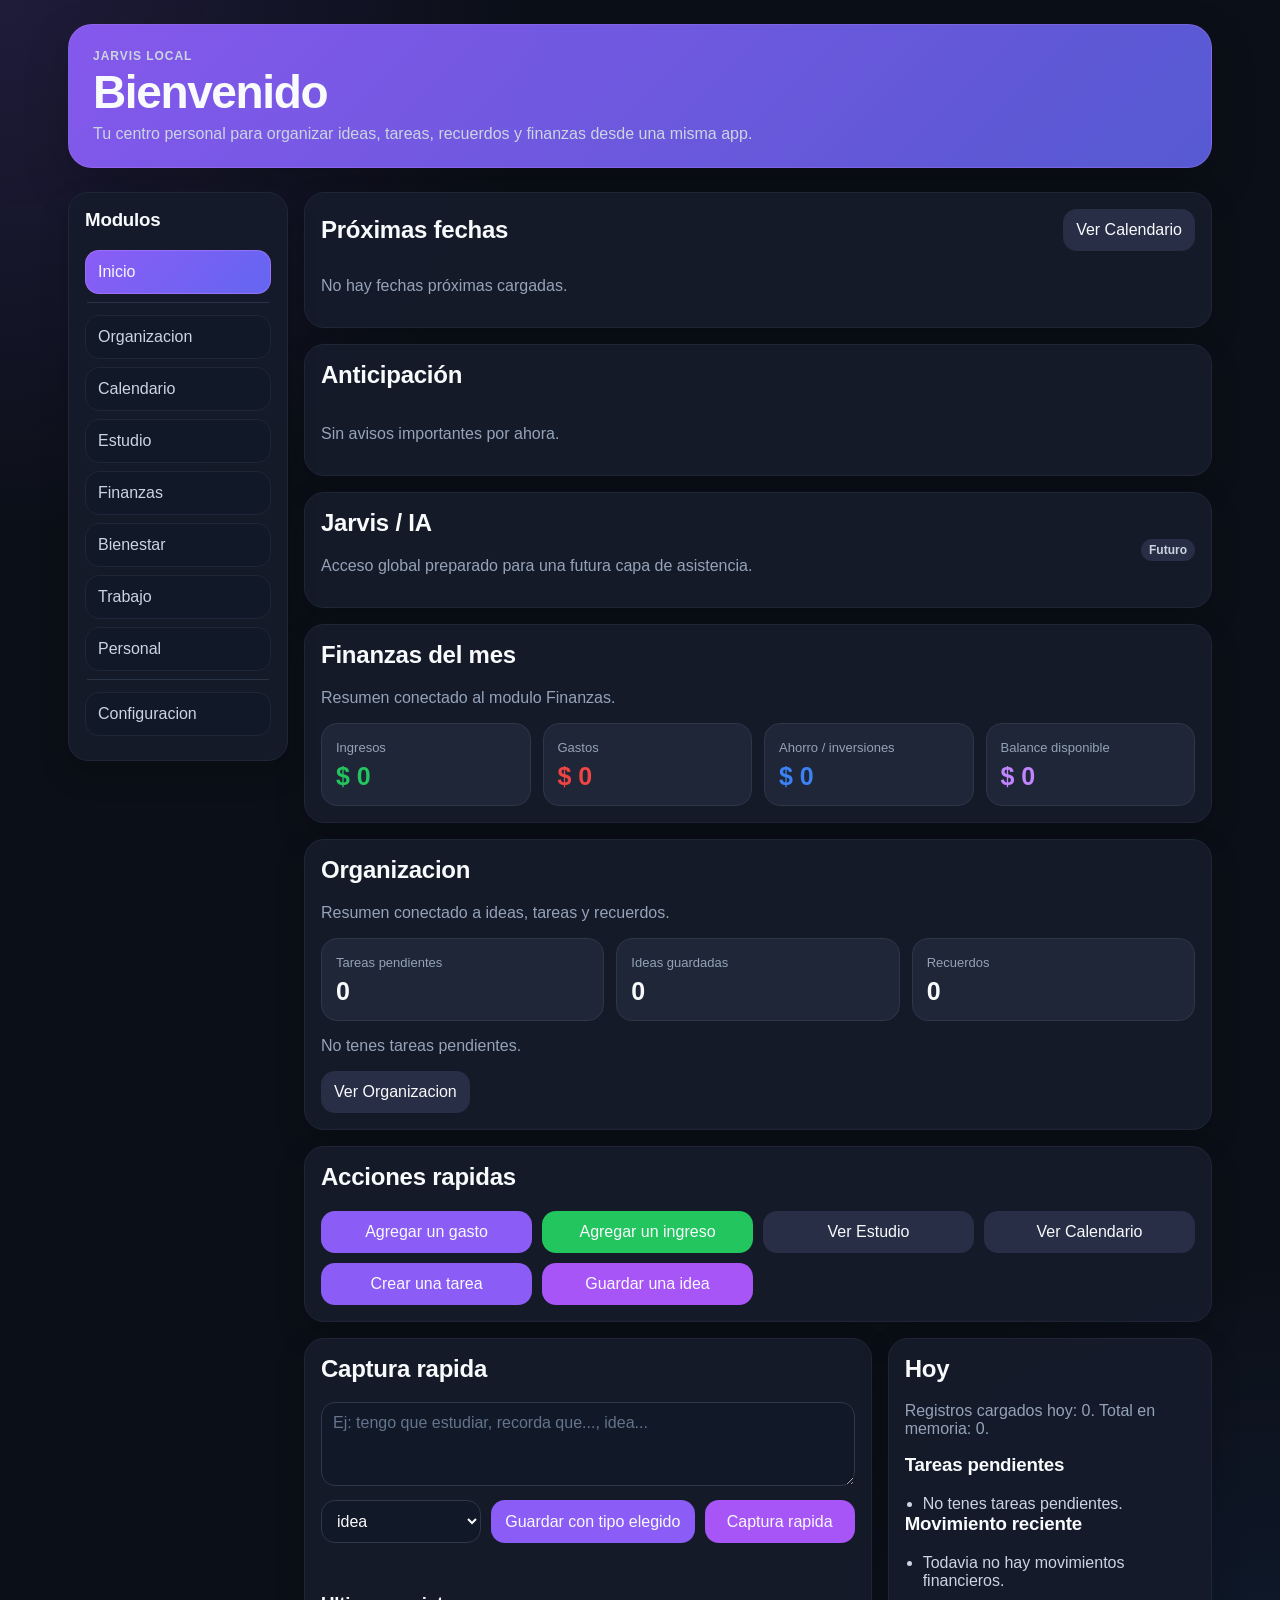
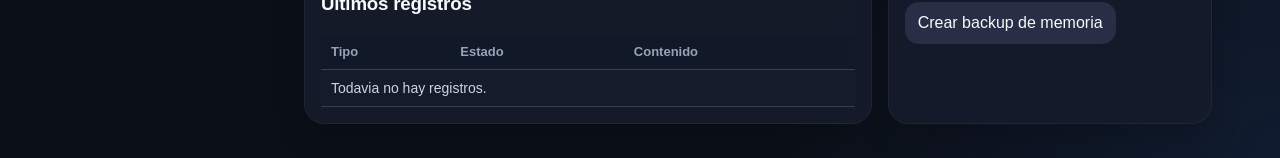
<file: src/web/static/index.html>
<!doctype html>
<html lang="es">
<head>
  <meta charset="utf-8">
  <meta name="viewport" content="width=device-width, initial-scale=1">
  <title>Jarvis Dashboard</title>
  <meta name="theme-color" content="#8B5CF6">
  <meta name="mobile-web-app-capable" content="yes">
  <meta name="apple-mobile-web-app-capable" content="yes">
  <meta name="apple-mobile-web-app-title" content="Jarvis">
  <meta name="apple-mobile-web-app-status-bar-style" content="black-translucent">
  <link rel="manifest" href="manifest.webmanifest">
  <link rel="icon" href="icons/icon.svg" type="image/svg+xml">
  <link rel="apple-touch-icon" href="icons/apple-touch-icon.png">
  <link rel="stylesheet" href="jarvis-theme.css">
  <script src="jarvis-local-store.js"></script>
  <script src="jarvis-shared.js"></script>
  <style>
    nav h3, section h2 { margin-top:0; }
    .dashboard { display:grid; gap:16px; }
    .grid-4 { display:grid; grid-template-columns:repeat(4,1fr); gap:12px; }
    .grid-3 { display:grid; grid-template-columns:repeat(3,1fr); gap:12px; }
    .quick-actions { display:grid; grid-template-columns:repeat(4,1fr); gap:10px; }
    .capture-row { display:grid; grid-template-columns:160px 1fr 150px; gap:10px; margin-top:10px; }
    .content-grid { display:grid; grid-template-columns:1.4fr .8fr; gap:16px; }
    .top-agenda-grid { display:grid; grid-template-columns:1fr; gap:16px; align-items:start; }
    .panel-title-row { display:flex; justify-content:space-between; align-items:center; gap:12px; margin-bottom:10px; }
    .panel-title-row h2 { margin:0; }
    .upcoming-list { display:grid; gap:10px; }
    .upcoming-item { display:grid; grid-template-columns:10px minmax(0,1fr); gap:10px; align-items:start; border:1px solid var(--border-secondary); border-radius:14px; padding:12px; background:var(--color-surface-elevated); }
    .event-dot { width:10px; height:10px; border-radius:999px; margin-top:6px; background:#8B5CF6; box-shadow:0 0 0 4px rgba(139,92,246,.12); }
    .upcoming-item.alta { border-color:rgba(239,68,68,.45); }
    .upcoming-item.alta .event-dot { background:#ef4444; box-shadow:0 0 0 4px rgba(239,68,68,.14); }
    .upcoming-item.media .event-dot { background:#f59e0b; box-shadow:0 0 0 4px rgba(245,158,11,.14); }
    .insight-list { display:grid; gap:10px; }
    .insight-item { border:1px solid var(--border-secondary); border-radius:14px; padding:12px; background:var(--color-surface-elevated); }
    .insight-item.alta { border-color:rgba(239,68,68,.45); }
    .insight-item.media { border-color:rgba(245,158,11,.45); }
    .assistant-entry { display:flex; justify-content:space-between; align-items:center; gap:14px; }
    @media (max-width:980px) {
      .grid-4, .grid-3, .quick-actions, .content-grid { grid-template-columns:1fr 1fr; }
    }
    @media (max-width:650px) {
      .dashboard, .grid-4, .grid-3, .quick-actions, .capture-row, .content-grid, .top-agenda-grid { min-width:0; max-width:100%; }
      .grid-4, .grid-3, .quick-actions, .capture-row, .content-grid, .top-agenda-grid { grid-template-columns:1fr; }
      .panel-title-row { align-items:flex-start; flex-direction:column; }
      .assistant-entry { align-items:flex-start; flex-direction:column; }
    }
  </style>
</head>
<body>
  <header>
    <div class="hero">
      <p class="eyebrow">Jarvis local</p>
      <h1 id="greeting">Bienvenido</h1>
      <p class="subtitle">Tu centro personal para organizar ideas, tareas, recuerdos y finanzas desde una misma app.</p>
    </div>
  </header>

  <main>
    <div data-jarvis-nav="dashboard"></div>

    <div class="dashboard">
      <div class="top-agenda-grid">
        <section class="panel">
          <div class="panel-title-row">
            <h2>Próximas fechas</h2>
            <a class="button-link light" href="calendar.html">Ver Calendario</a>
          </div>
          <div id="upcomingEvents" class="upcoming-list"></div>
        </section>

        <section class="panel">
          <h2>Anticipación</h2>
          <div id="insights" class="insight-list"></div>
        </section>
      </div>

      <section class="panel assistant-entry">
        <div>
          <h2>Jarvis / IA</h2>
          <p class="muted">Acceso global preparado para una futura capa de asistencia.</p>
        </div>
        <span class="pill">Futuro</span>
      </section>

      <section class="panel">
        <h2>Finanzas del mes</h2>
        <p class="muted">Resumen conectado al modulo Finanzas.</p>
        <div class="grid-4">
          <div class="card income"><span>Ingresos</span><strong id="incomeTotal">$0</strong></div>
          <div class="card expense"><span>Gastos</span><strong id="expenseTotal">$0</strong></div>
          <div class="card saving"><span>Ahorro / inversiones</span><strong id="savingTotal">$0</strong></div>
          <div class="card balance"><span>Balance disponible</span><strong id="balanceTotal">$0</strong></div>
        </div>
      </section>

      <section id="organizacion" class="panel">
        <h2>Organizacion</h2>
        <p class="muted">Resumen conectado a ideas, tareas y recuerdos.</p>
        <div class="grid-3">
          <div class="card"><span>Tareas pendientes</span><strong id="pendingCount">0</strong></div>
          <div class="card"><span>Ideas guardadas</span><strong id="ideasCount">0</strong></div>
          <div class="card"><span>Recuerdos</span><strong id="memoriesCount">0</strong></div>
        </div>
        <p id="nextTask" class="muted">Buscando proxima tarea...</p>
        <a class="button-link light" href="organization.html">Ver Organizacion</a>
      </section>

      <section class="panel">
        <h2>Acciones rapidas</h2>
        <div class="quick-actions">
          <a class="button-link finance" href="finance.html">Agregar un gasto</a>
          <a class="button-link income" href="finance.html">Agregar un ingreso</a>
          <a class="button-link light" href="study.html">Ver Estudio</a>
          <a class="button-link light" href="calendar.html">Ver Calendario</a>
          <button onclick="prepareCapture('tarea')">Crear una tarea</button>
          <button class="secondary" onclick="prepareCapture('idea')">Guardar una idea</button>
        </div>
      </section>

      <div class="content-grid">
        <section class="panel">
          <h2>Captura rapida</h2>
          <textarea id="text" placeholder="Ej: tengo que estudiar, recorda que..., idea..."></textarea>
          <div class="capture-row">
            <select id="type">
              <option value="idea">idea</option>
              <option value="tarea">tarea</option>
              <option value="recuerdo">recuerdo</option>
            </select>
            <button onclick="saveManual()">Guardar con tipo elegido</button>
            <button class="secondary" onclick="saveQuick()">Captura rapida</button>
          </div>
          <div id="status" class="status"></div>

          <h3 style="margin-top:18px">Ultimos registros</h3>
          <table>
            <thead><tr><th>Tipo</th><th>Estado</th><th>Contenido</th></tr></thead>
            <tbody id="records"></tbody>
          </table>
        </section>

        <aside class="panel">
          <h2>Hoy</h2>
          <p id="todaySummary" class="muted">Cargando...</p>
          <h3>Tareas pendientes</h3>
          <ul id="pending" class="list"></ul>
          <h3>Movimiento reciente</h3>
          <ul id="recentFinance" class="list"></ul>
          <button class="light" style="margin-top:12px" onclick="makeBackup()">Crear backup de memoria</button>
        </aside>
      </div>
    </div>
  </main>

  <script>
    let records = [];
    let financeSummary = null;
    let financeMovements = [];
    let insights = [];
    let calendarEvents = [];
    const money = new Intl.NumberFormat("es-AR", { style:"currency", currency:"ARS", maximumFractionDigits:0 });

    function currentMonth() {
      const now = new Date();
      return `${now.getFullYear()}-${String(now.getMonth() + 1).padStart(2, "0")}`;
    }

    function configuredDisplayName() {
      return safeText(localStorage.getItem("jarvis_user_display_name"));
    }

    function setGreeting() {
      const hour = new Date().getHours();
      const greeting = hour < 12 ? "Buenos dias" : hour < 20 ? "Buenas tardes" : "Buenas noches";
      const displayName = configuredDisplayName();
      $("greeting").textContent = displayName ? `${greeting}, ${displayName}` : "Bienvenido";
    }

    async function load() {
      const recordData = await api("/api/records");
      records = recordData.records || [];

      const financeData = await api(`/api/finance/summary?month=${currentMonth()}`);
      financeSummary = financeData.summary || {};
      financeMovements = financeData.movements || [];

      const insightsData = await api("/api/insights");
      insights = insightsData.insights || [];

      const calendarData = await api("/api/calendar/events");
      calendarEvents = calendarData.events || [];

      render();
    }

    function dateKey(value) {
      return safeText(value).slice(0, 10);
    }

    function timeKey(value) {
      const text = safeText(value);
      return text.length >= 16 ? text.slice(11, 16) : "";
    }

    function daysFromToday(dateText) {
      const parsed = Date.parse(dateText);
      if (!Number.isFinite(parsed)) return null;
      const now = new Date();
      const today = new Date(now.getFullYear(), now.getMonth(), now.getDate()).getTime();
      return Math.round((parsed - today) / 86400000);
    }

    function relativeDateLabel(dateText, timeText = "") {
      const days = daysFromToday(dateText);
      if (days === null) return timeText || "Sin fecha";
      const suffix = timeText ? ` - ${timeText}` : "";
      if (days === 0) return `hoy${suffix}`;
      if (days === 1) return `mañana${suffix}`;
      if (days > 1) return `en ${days} días${suffix}`;
      return `hace ${Math.abs(days)} días${suffix}`;
    }

    function calendarTypeLabel(value) {
      const labels = { cumpleanos:"Cumpleaños" };
      return labels[value] || safeText(value, "evento");
    }

    function upcomingCalendarEvents() {
      const importanceRank = { alta:0, media:1, baja:2 };
      return calendarEvents
        .filter((event) => !safeText(event.deleted_at) && dateKey(event.starts_at))
        .map((event) => ({ event, days:daysFromToday(dateKey(event.starts_at)) }))
        .filter((item) => item.days !== null && item.days >= 0)
        .sort((a, b) => a.days - b.days || (importanceRank[a.event.importance] ?? 9) - (importanceRank[b.event.importance] ?? 9) || safeText(a.event.starts_at).localeCompare(safeText(b.event.starts_at)))
        .slice(0, 4);
    }

    function render() {
      const pending = records.filter((record) => record.type === "tarea" && record.status === "pendiente");
      const ideas = records.filter((record) => record.type === "idea");
      const memories = records.filter((record) => record.type === "recuerdo");
      const today = new Date().toISOString().slice(0, 10);
      const todayCount = records.filter((record) => safeText(record.created_at).slice(0, 10) === today).length;

      $("incomeTotal").textContent = money.format(financeSummary.income_total || 0);
      $("expenseTotal").textContent = money.format(financeSummary.expense_total || 0);
      $("savingTotal").textContent = money.format(financeSummary.saving_total || 0);
      $("balanceTotal").textContent = money.format(financeSummary.balance || 0);

      $("pendingCount").textContent = pending.length;
      $("ideasCount").textContent = ideas.length;
      $("memoriesCount").textContent = memories.length;
      $("nextTask").textContent = pending.length ? `Proxima tarea: ${safeText(pending[0].title, safeText(pending[0].text, "(sin texto)"))}` : "No tenes tareas pendientes.";
      $("todaySummary").textContent = `Registros cargados hoy: ${todayCount}. Total en memoria: ${records.length}.`;

      const upcoming = upcomingCalendarEvents();
      $("upcomingEvents").innerHTML = upcoming.length ? upcoming.map(({ event }) => `
        <div class="upcoming-item ${escapeHtml(event.importance, "media")}">
          <span class="event-dot"></span>
          <div>
            <strong>${escapeHtml(event.title, "Evento sin titulo")}</strong>
            <p class="muted">${escapeHtml(relativeDateLabel(dateKey(event.starts_at), timeKey(event.starts_at)))} · ${escapeHtml(calendarTypeLabel(event.type))}</p>
          </div>
        </div>
      `).join("") : `<p class="muted">No hay fechas próximas cargadas.</p>`;

      $("pending").innerHTML = pending.length ? pending.slice(0, 3).map((r) => `<li>${escapeHtml(r.title, safeText(r.text, "(sin texto)"))}</li>`).join("") : "<li>No tenes tareas pendientes.</li>";
      const recentMovement = financeMovements.slice().reverse()[0];
      $("recentFinance").innerHTML = recentMovement ? `<li><span class="pill">${escapeHtml(recentMovement.kind)}</span> ${money.format(recentMovement.amount || 0)} - ${escapeHtml(recentMovement.note, safeText(recentMovement.category_id, "sin detalle"))}</li>` : "<li>Todavia no hay movimientos financieros.</li>";

      $("insights").innerHTML = insights.length ? insights.map((insight) => `
        <div class="insight-item ${escapeHtml(insight.severity, "media")}">
          <span class="pill">${escapeHtml(insight.severity, "media")}</span>
          <strong style="display:block;margin-top:8px">${escapeHtml(insight.message)}</strong>
        </div>
      `).join("") : `<p class="muted">Sin avisos importantes por ahora.</p>`;

      $("records").innerHTML = records.slice().reverse().slice(0, 8).map((record) => `
        <tr>
          <td data-label="Tipo">${escapeHtml(record.type, "idea")}</td>
          <td data-label="Estado">${escapeHtml(record.status, "activo")}</td>
          <td data-label="Contenido">${escapeHtml(record.text, "(sin texto)")}</td>
        </tr>
      `).join("") || `<tr><td colspan="3">Todavia no hay registros.</td></tr>`;
    }

    function prepareCapture(type) {
      $("type").value = type;
      $("text").focus();
      $("status").textContent = type === "tarea" ? "Escribi la tarea y guardala." : "Escribi la idea y guardala.";
    }

    async function saveManual() {
      try {
        await api("/api/records", { type:$("type").value, text:$("text").value });
        $("text").value = "";
        $("status").textContent = "Guardado.";
        await load();
      } catch (error) { $("status").textContent = error.message; }
    }

    async function saveQuick() {
      try {
        await api("/api/quick", { text:$("text").value });
        $("text").value = "";
        $("status").textContent = "Captura rapida guardada.";
        await load();
      } catch (error) { $("status").textContent = error.message; }
    }

    async function makeBackup() {
      const data = await api("/api/backup", {});
      $("status").textContent = `Backup creado: ${data.file}`;
    }

    setGreeting();
    load().catch((error) => $("status").textContent = error.message);
  </script>
</body>
</html>
</file>
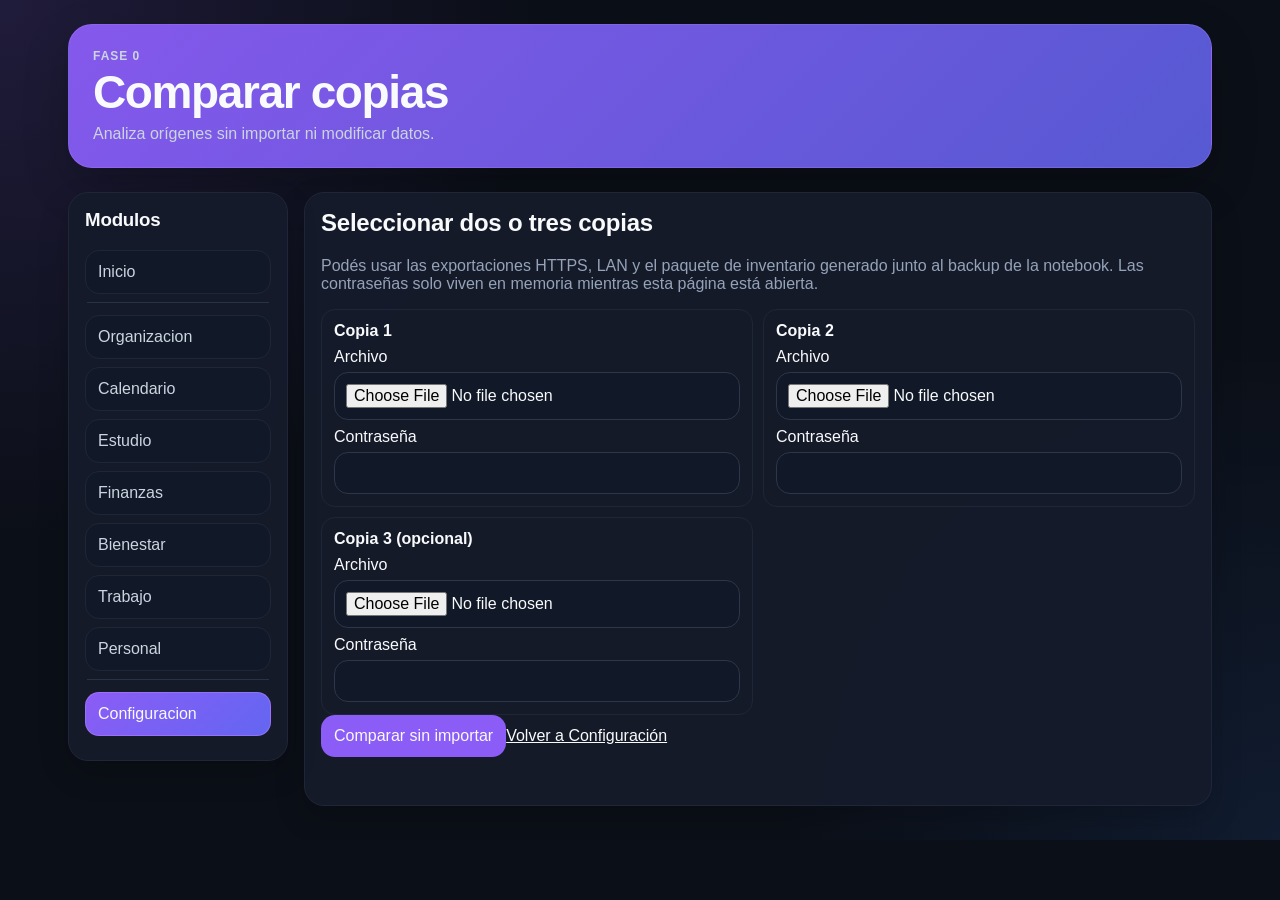
<file: src/web/static/backup-compare.html>
<!doctype html>
<html lang="es">
<head>
  <meta charset="utf-8">
  <meta name="viewport" content="width=device-width, initial-scale=1">
  <title>Comparar copias de Jarvis</title>
  <link rel="stylesheet" href="jarvis-theme.css">
  <script src="jarvis-backup.js"></script>
  <script src="jarvis-shared.js"></script>
  <style>
    .source-grid { display:grid; grid-template-columns:1fr 1fr; gap:10px; }
    .source { border:1px solid var(--border-main); border-radius:14px; padding:12px; }
    .field { display:grid; gap:6px; margin-top:8px; }
    .summary-grid { display:grid; grid-template-columns:repeat(3,1fr); gap:10px; }
    .status-exclusive { color:#d97706; } .status-different { color:#dc2626; } .status-coincident { color:#16a34a; }
    @media(max-width:760px){ .source-grid,.summary-grid { grid-template-columns:1fr; } }
  </style>
</head>
<body>
  <header><div class="hero"><p class="eyebrow">Fase 0</p><h1>Comparar copias</h1><p class="subtitle">Analiza orígenes sin importar ni modificar datos.</p></div></header>
  <main>
    <div data-jarvis-nav="settings"></div>
    <section class="panel">
      <h2>Seleccionar dos o tres copias</h2>
      <p class="muted">Podés usar las exportaciones HTTPS, LAN y el paquete de inventario generado junto al backup de la notebook. Las contraseñas solo viven en memoria mientras esta página está abierta.</p>
      <div class="source-grid">
        <div class="source"><strong>Copia 1</strong><label class="field">Archivo<input id="file0" type="file" accept=".json,application/json"></label><label class="field">Contraseña<input id="password0" type="password"></label></div>
        <div class="source"><strong>Copia 2</strong><label class="field">Archivo<input id="file1" type="file" accept=".json,application/json"></label><label class="field">Contraseña<input id="password1" type="password"></label></div>
        <div class="source"><strong>Copia 3 (opcional)</strong><label class="field">Archivo<input id="file2" type="file" accept=".json,application/json"></label><label class="field">Contraseña<input id="password2" type="password"></label></div>
      </div>
      <div class="actions"><button onclick="compareSelected()">Comparar sin importar</button><a class="button light" href="settings.html">Volver a Configuración</a></div>
      <div id="status" class="status"></div>
    </section>
    <section id="results" class="panel" hidden>
      <h2>Resultado</h2>
      <div id="sourceSummary"></div>
      <div id="totals" class="summary-grid"></div>
      <h3>Detalle por registro</h3>
      <div style="overflow:auto;max-height:520px"><table><thead><tr><th>Store</th><th>ID</th><th>Estado</th><th>Presente en</th></tr></thead><tbody id="recordRows"></tbody></table></div>
    </section>
  </main>
  <script>
    async function compareSelected() {
      try {
        $("status").textContent = "Descifrando y validando copias...";
        const packages = [];
        for (let i = 0; i < 3; i++) {
          const file = $(`file${i}`).files[0];
          if (!file) continue;
          packages.push(await JarvisBackup.parseFileText(await file.text(), $(`password${i}`).value));
        }
        const comparison = JarvisBackup.comparePackages(packages);
        $("sourceSummary").innerHTML = comparison.sources.map((source) => `<p><strong>${source.index + 1}.</strong> ${escapeHtml(source.origin)} · workspace ${escapeHtml(source.workspace_id || "sin ID")} · device ${escapeHtml(source.device_id || "sin ID")} · ${escapeHtml(source.exported_at)}</p>`).join("");
        $("totals").innerHTML = `<div class="card"><span>Coincidentes</span><strong>${comparison.totals.coincident}</strong></div><div class="card"><span>Diferentes</span><strong>${comparison.totals.different}</strong></div><div class="card"><span>Exclusivos</span><strong>${comparison.totals.exclusive}</strong></div>`;
        $("recordRows").innerHTML = comparison.records.map((record) => `<tr><td>${escapeHtml(record.store)}</td><td>${escapeHtml(record.key)}</td><td class="status-${record.status === "coincidente" ? "coincident" : record.status}">${escapeHtml(record.status)}</td><td>${record.present_in.map((index) => index + 1).join(", ")}</td></tr>`).join("");
        $("results").hidden = false;
        $("status").textContent = "Comparación completa. No se modificó ningún dato.";
      } catch (error) {
        $("results").hidden = true;
        $("status").textContent = error.message;
      }
    }
  </script>
</body>
</html>
</file>
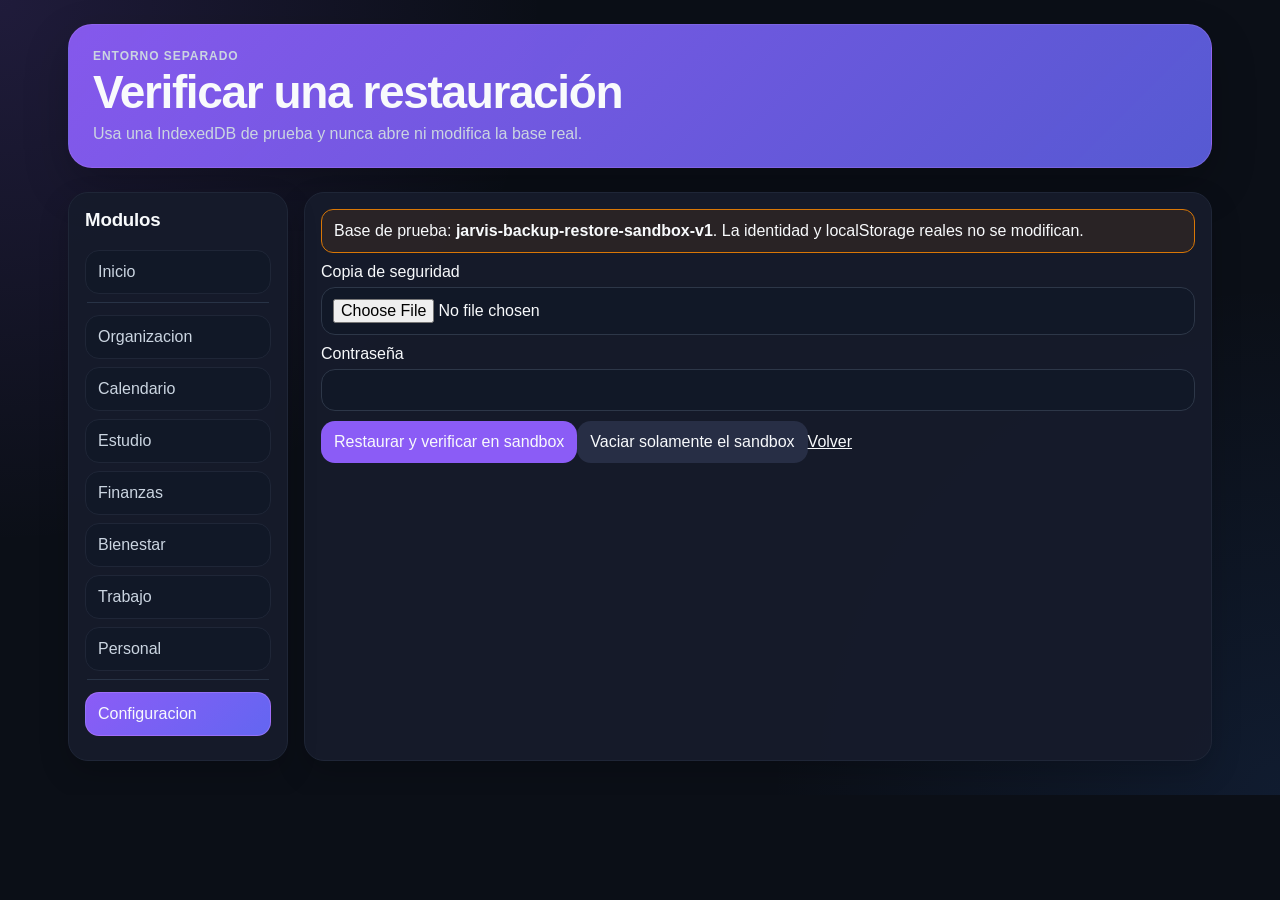
<file: src/web/static/backup-sandbox.html>
<!doctype html>
<html lang="es">
<head>
  <meta charset="utf-8"><meta name="viewport" content="width=device-width,initial-scale=1">
  <title>Verificar restauración Jarvis</title><link rel="stylesheet" href="jarvis-theme.css">
  <script src="jarvis-backup.js"></script><script src="jarvis-shared.js"></script>
  <style>.field{display:grid;gap:6px;margin:10px 0}.warning{border:1px solid #d97706;border-radius:12px;padding:12px;background:rgba(217,119,6,.1)}</style>
</head>
<body>
  <header><div class="hero"><p class="eyebrow">Entorno separado</p><h1>Verificar una restauración</h1><p class="subtitle">Usa una IndexedDB de prueba y nunca abre ni modifica la base real.</p></div></header>
  <main><div data-jarvis-nav="settings"></div><section class="panel">
    <div class="warning">Base de prueba: <strong>jarvis-backup-restore-sandbox-v1</strong>. La identidad y localStorage reales no se modifican.</div>
    <label class="field">Copia de seguridad<input id="sandboxFile" type="file" accept=".json,application/json"></label>
    <label class="field">Contraseña<input id="sandboxPassword" type="password"></label>
    <div class="actions"><button onclick="restoreSandbox()">Restaurar y verificar en sandbox</button><button class="light" onclick="clearSandbox()">Vaciar solamente el sandbox</button><a class="button light" href="settings.html">Volver</a></div>
    <div id="sandboxStatus" class="status"></div><div id="sandboxResult"></div>
  </section></main>
  <script>
    const SANDBOX_DB = "jarvis-backup-restore-sandbox-v1";
    const STORES = ["records","finance_movements","finance_categories","finance_priorities","finance_payment_methods","finance_settings","calendar_events","study_subjects","study_topics","study_evaluations","study_assignments","study_notes","study_schedules","file_assets","file_links","local_file_roots","local_file_locations","sync_changes","sync_conflicts","metadata"];
    const KEYS = { sync_changes:"change_id", sync_conflicts:"conflict_id", metadata:"key" };
    function openSandbox() { return new Promise((resolve,reject)=>{ const request=indexedDB.open(SANDBOX_DB,1); request.onupgradeneeded=()=>{const db=request.result;STORES.forEach((name)=>{if(!db.objectStoreNames.contains(name))db.createObjectStore(name,{keyPath:KEYS[name]||"id"});});};request.onsuccess=()=>resolve(request.result);request.onerror=()=>reject(request.error);request.onblocked=()=>reject(new Error("Cerrá otra pestaña del verificador y volvé a intentar.")); }); }
    const access = { databaseName:SANDBOX_DB, databaseVersion:1, openDatabase:openSandbox };
    function packageStorage(pkg){const values={jarvis_workspace_id:pkg.workspace_id||"",jarvis_device_id:pkg.device_id||"sandbox-device"};return{get length(){return Object.keys(values).length},key:i=>Object.keys(values)[i]??null,getItem:key=>values[key]??null};}
    async function restoreSandbox(){try{const file=$("sandboxFile").files[0];if(!file)throw new Error("Seleccioná una copia.");$("sandboxStatus").textContent="Validando y restaurando en la base de prueba...";const pkg=await JarvisBackup.parseFileText(await file.text(),$("sandboxPassword").value);const storage=packageStorage(pkg);const preview=await JarvisBackup.createPreview(pkg,{access,storage});const result=await JarvisBackup.applyPreview(preview,{access,backupConfirmed:true});const restored=await JarvisBackup.createPackage({access,storage,origin:"sandbox://restore-test",protocol:"sandbox:"});const sourceEntities=pkg.statistics.total_entities||0;const restoredEntities=restored.statistics.total_entities||0;if(sourceEntities!==restoredEntities)throw new Error(`La verificación terminó con conteos distintos: ${sourceEntities} vs ${restoredEntities}.`);$("sandboxResult").innerHTML=`<p><strong>Restauración verificada.</strong> Entidades: ${restoredEntities}. Agregados: ${result.added}. Conflictos: ${result.conflicts}. Workspace probado: ${escapeHtml(pkg.workspace_id||"sin ID")}.</p>`;$("sandboxStatus").textContent="La copia se restauró correctamente en un entorno separado. La base real no cambió.";}catch(error){$("sandboxStatus").textContent=error.message;}}
    async function clearSandbox(){try{const db=await openSandbox();db.close();await new Promise((resolve,reject)=>{const request=indexedDB.deleteDatabase(SANDBOX_DB);request.onsuccess=resolve;request.onerror=()=>reject(request.error);request.onblocked=()=>reject(new Error("Cerrá otras pestañas del verificador."));});$("sandboxResult").innerHTML="";$("sandboxStatus").textContent="Se vació solamente la base sandbox. Los datos reales no se modificaron.";}catch(error){$("sandboxStatus").textContent=error.message;}}
  </script>
</body></html>
</file>
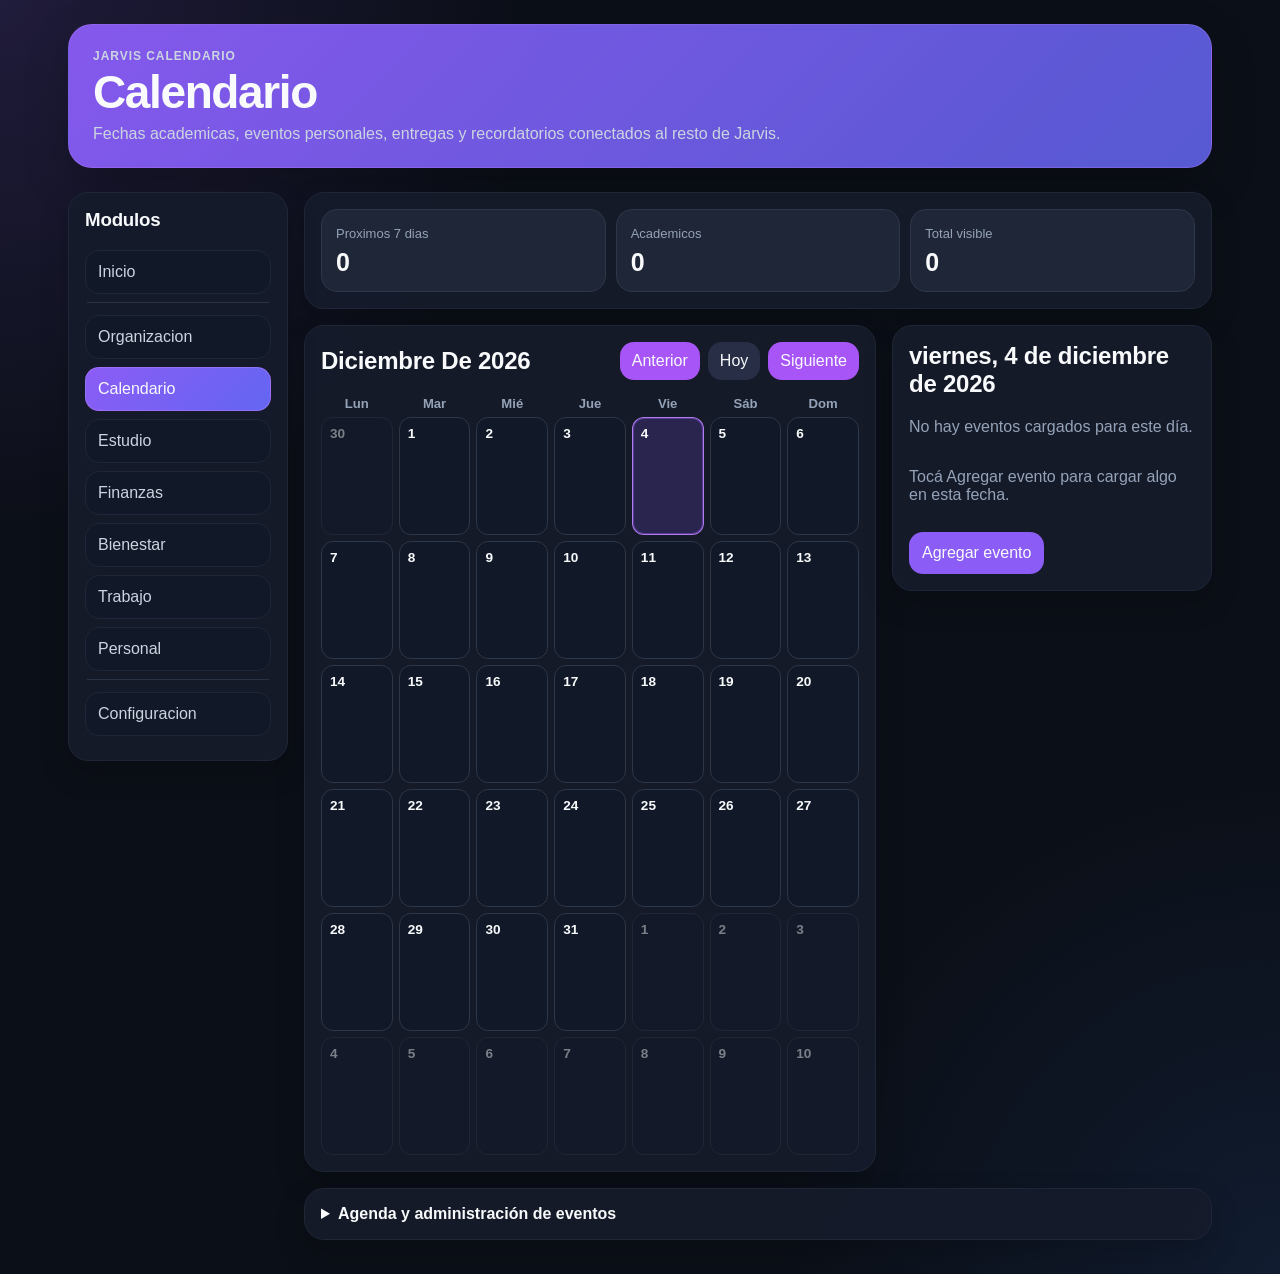
<file: src/web/static/calendar.html>
<!doctype html>
<html lang="es">
<head>
  <meta charset="utf-8">
  <meta name="viewport" content="width=device-width, initial-scale=1">
  <title>Jarvis Calendario</title>
  <meta name="theme-color" content="#8B5CF6">
  <link rel="manifest" href="manifest.webmanifest">
  <link rel="icon" href="icons/icon.svg" type="image/svg+xml">
  <link rel="apple-touch-icon" href="icons/apple-touch-icon.png">
  <link rel="stylesheet" href="jarvis-theme.css">
  <script src="jarvis-local-store.js"></script>
  <script src="jarvis-shared.js"></script>
  <style>
    .calendar-page { display:grid; gap:16px; }
    .calendar-shell { display:grid; grid-template-columns:minmax(0,1fr) 320px; gap:16px; align-items:start; }
    .calendar-toolbar { display:flex; justify-content:space-between; align-items:center; gap:12px; margin-bottom:14px; }
    .calendar-title { margin:0; text-transform:capitalize; }
    .calendar-nav { display:flex; gap:8px; flex-wrap:wrap; justify-content:flex-end; }
    .calendar-nav button { width:auto; min-height:38px; padding:8px 12px; }
    .weekday-grid, .month-grid { display:grid; grid-template-columns:repeat(7,minmax(0,1fr)); gap:6px; }
    .weekday { color:var(--text-tertiary); font-size:.82rem; font-weight:800; text-align:center; padding:2px 0 6px; }
    .calendar-cell { width:100%; min-height:118px; display:flex; flex-direction:column; gap:6px; align-items:stretch; justify-content:flex-start; text-align:left; padding:8px; border:1px solid var(--border-secondary); border-radius:12px; background:var(--color-bg-secondary); color:var(--text-main); overflow:hidden; }
    .calendar-cell:hover { border-color:rgba(192,132,252,.5); transform:none; }
    .calendar-cell.outside-month { opacity:.45; }
    .calendar-cell.today { border-color:rgba(139,92,246,.9); box-shadow:inset 0 0 0 1px rgba(139,92,246,.45); }
    .calendar-cell.selected { background:rgba(139,92,246,.18); border-color:rgba(192,132,252,.9); }
    .day-number { display:flex; justify-content:space-between; align-items:center; font-size:.85rem; font-weight:800; }
    .event-chip-list { display:grid; gap:4px; min-width:0; }
    .calendar-event-chip { display:block; min-width:0; overflow:hidden; text-overflow:ellipsis; white-space:nowrap; border-left:3px solid var(--event-color, #8B5CF6); border-radius:6px; padding:3px 5px; background:rgba(255,255,255,.055); color:var(--text-main); font-size:.74rem; line-height:1.2; }
    .more-events { color:var(--text-tertiary); font-size:.72rem; font-weight:700; }
    .selected-day-panel { position:sticky; top:14px; }
    .selected-day-list { display:grid; gap:10px; margin:12px 0; }
    .day-event-card { border:1px solid var(--border-secondary); border-radius:14px; padding:12px; background:var(--color-surface-elevated); }
    .day-event-card.alta { border-color:rgba(239,68,68,.45); }
    .day-event-card.media { border-color:rgba(245,158,11,.45); }
    .calendar-layout { display:grid; grid-template-columns:340px minmax(0,1fr); gap:16px; align-items:start; margin-top:12px; }
    .compact-form { display:grid; gap:10px; }
    .row-2 { display:grid; grid-template-columns:1fr 1fr; gap:10px; }
    .row-3 { display:grid; grid-template-columns:1fr 1fr 1fr; gap:10px; }
    .event-list { display:grid; gap:10px; }
    .event-row { display:grid; grid-template-columns:120px minmax(0,1fr); gap:10px; border:1px solid var(--border-secondary); border-radius:14px; padding:12px; background:var(--color-surface); }
    .event-edit { display:grid; gap:8px; }
    .mini-actions { display:flex; flex-wrap:wrap; gap:8px; }
    .mini-actions button { width:auto; min-height:38px; padding:8px 10px; }
    .event-admin summary { cursor:pointer; font-weight:800; color:var(--text-main); }
    @media (max-width:1080px) {
      .calendar-shell { grid-template-columns:1fr; }
      .selected-day-panel { position:static; }
    }
    @media (max-width:900px) {
      .calendar-layout, .row-2, .row-3, .event-row { grid-template-columns:1fr; }
      .mini-actions button { width:100%; }
    }
    @media (max-width:650px) {
      .calendar-toolbar { align-items:flex-start; flex-direction:column; }
      .calendar-nav { width:100%; display:grid; grid-template-columns:1fr 1fr 1fr; }
      .calendar-nav button { width:100%; }
      .weekday-grid, .month-grid { gap:4px; }
      .weekday { font-size:.72rem; }
      .calendar-cell { min-height:76px; padding:6px; border-radius:10px; }
      .calendar-event-chip { font-size:.66rem; padding:2px 4px; }
      .day-number { font-size:.76rem; }
    }
  </style>
</head>
<body>
  <header>
    <div class="hero">
      <p class="eyebrow">Jarvis calendario</p>
      <h1>Calendario</h1>
      <p class="subtitle">Fechas academicas, eventos personales, entregas y recordatorios conectados al resto de Jarvis.</p>
    </div>
  </header>

  <main>
    <div data-jarvis-nav="calendar"></div>

    <div class="calendar-page">
      <section class="panel">
        <div class="row-3">
          <div class="card"><span>Proximos 7 dias</span><strong id="weekCount">0</strong></div>
          <div class="card"><span>Academicos</span><strong id="academicCount">0</strong></div>
          <div class="card"><span>Total visible</span><strong id="eventCount">0</strong></div>
        </div>
      </section>

      <div class="calendar-shell">
        <section class="panel">
          <div class="calendar-toolbar">
            <h2 id="monthTitle" class="calendar-title">Calendario</h2>
            <div class="calendar-nav">
              <button class="secondary" onclick="moveMonth(-1)">Anterior</button>
              <button class="light" onclick="goToday()">Hoy</button>
              <button class="secondary" onclick="moveMonth(1)">Siguiente</button>
            </div>
          </div>
          <div class="weekday-grid" id="weekdayGrid"></div>
          <div class="month-grid" id="monthGrid"></div>
        </section>

        <aside class="panel selected-day-panel">
          <h2 id="selectedDayTitle">Día seleccionado</h2>
          <p id="selectedDaySummary" class="muted"></p>
          <div id="selectedDayEvents" class="selected-day-list"></div>
          <button onclick="prepareEventForSelectedDay()">Agregar evento</button>
        </aside>
      </div>

      <details id="eventAdmin" class="panel event-admin">
        <summary>Agenda y administración de eventos</summary>
        <div class="calendar-layout">
          <aside>
            <h2>Crear evento</h2>
            <div class="compact-form">
              <input id="eventTitle" placeholder="Titulo">
              <div class="row-2">
                <select id="eventType">
                  <option value="recordatorio">Recordatorio</option>
                  <option value="clase">Clase</option>
                  <option value="parcial">Parcial</option>
                  <option value="final">Final</option>
                  <option value="tp">TP</option>
                  <option value="entrega">Entrega</option>
                  <option value="exposicion">Exposicion</option>
                  <option value="personal">Personal</option>
                  <option value="trabajo">Trabajo</option>
                  <option value="cumpleanos">Cumpleaños</option>
                </select>
                <select id="eventImportance">
                  <option value="media">Media</option>
                  <option value="alta">Alta</option>
                  <option value="baja">Baja</option>
                </select>
              </div>
              <div class="row-2">
                <input id="eventDate" type="date">
                <input id="eventTime" type="time">
              </div>
              <select id="eventSubject"></select>
              <textarea id="eventNotes" placeholder="Notas"></textarea>
              <button onclick="addEvent()">Agregar evento</button>
            </div>
            <div id="status" class="status"></div>
          </aside>

          <section>
            <h2>Eventos</h2>
            <div id="eventList" class="event-list"></div>
          </section>
        </div>
      </details>
    </div>
  </main>

  <script>
    let events = [];
    let study = { subjects:[], evaluations:[], assignments:[] };
    let viewDate = new Date();
    viewDate.setDate(1);
    let selectedDateKey = toDateKey(new Date());
    const weekDays = ["Lun", "Mar", "Mié", "Jue", "Vie", "Sáb", "Dom"];
    const academicTypes = new Set(["clase", "parcial", "final", "tp", "entrega", "exposicion"]);
    const eventTypes = [
      ["recordatorio", "Recordatorio"],
      ["clase", "Clase"],
      ["parcial", "Parcial"],
      ["final", "Final"],
      ["tp", "TP"],
      ["entrega", "Entrega"],
      ["exposicion", "Exposicion"],
      ["personal", "Personal"],
      ["trabajo", "Trabajo"],
      ["cumpleanos", "Cumpleaños"]
    ];
    const monthFormatter = new Intl.DateTimeFormat("es-AR", { month:"long", year:"numeric" });
    const longDateFormatter = new Intl.DateTimeFormat("es-AR", { weekday:"long", day:"numeric", month:"long", year:"numeric" });

    function visible(items) {
      return (items || []).filter((item) => !safeText(item.deleted_at));
    }

    function pad(value) {
      return String(value).padStart(2, "0");
    }

    function toDateKey(date) {
      return `${date.getFullYear()}-${pad(date.getMonth() + 1)}-${pad(date.getDate())}`;
    }

    function parseDateKey(key) {
      const [year, month, day] = safeText(key).split("-").map(Number);
      if (!year || !month || !day) return null;
      return new Date(year, month - 1, day);
    }

    function dateParts(value) {
      const text = safeText(value);
      return { date:text.slice(0, 10), time:text.length >= 16 ? text.slice(11, 16) : "" };
    }

    function subjectName(id) {
      return visible(study.subjects).find((subject) => subject.id === id)?.name || "";
    }

    function subjectColor(id) {
      return visible(study.subjects).find((subject) => subject.id === id)?.color || "";
    }

    function eventColor(event) {
      return subjectColor(event.subject_id) || (event.importance === "alta" ? "#ef4444" : event.importance === "media" ? "#f59e0b" : "#8B5CF6");
    }

    function eventLinkedLabel(event) {
      if (event.linked_entity_type === "study_evaluation") return "Evaluacion";
      if (event.linked_entity_type === "study_assignment") return "TP";
      return subjectName(event.subject_id) ? "Materia" : "General";
    }

    function eventTypeLabel(value) {
      return eventTypes.find(([type]) => type === value)?.[1] || safeText(value, "Evento");
    }

    function eventsForDate(dateKey) {
      return events
        .filter((event) => dateParts(event.starts_at).date === dateKey)
        .sort((a, b) => safeText(a.starts_at).localeCompare(safeText(b.starts_at)));
    }

    async function loadCalendar() {
      const data = await api("/api/calendar/events");
      events = visible(data.events || []);
      study = data.study || study;
      render();
    }

    function render() {
      const todayKey = toDateKey(new Date());
      const weekLimit = new Date();
      weekLimit.setDate(weekLimit.getDate() + 7);
      $("eventCount").textContent = events.length;
      $("academicCount").textContent = events.filter((event) => academicTypes.has(event.type)).length;
      $("weekCount").textContent = events.filter((event) => {
        const key = dateParts(event.starts_at).date;
        return key >= todayKey && key <= toDateKey(weekLimit);
      }).length;

      $("eventSubject").innerHTML = `<option value="">Sin materia</option>` + visible(study.subjects).map((subject) => `<option value="${subject.id}">${escapeHtml(subject.name)}</option>`).join("");
      $("eventDate").value = selectedDateKey;
      renderMonth();
      renderSelectedDay();
      renderEventAdmin();
    }

    function renderMonth() {
      $("weekdayGrid").innerHTML = weekDays.map((day) => `<div class="weekday">${day}</div>`).join("");
      $("monthTitle").textContent = monthFormatter.format(viewDate);
      const year = viewDate.getFullYear();
      const month = viewDate.getMonth();
      const first = new Date(year, month, 1);
      const offset = (first.getDay() + 6) % 7;
      const start = new Date(year, month, 1 - offset);
      const todayKey = toDateKey(new Date());
      const cells = [];

      for (let index = 0; index < 42; index++) {
        const date = new Date(start);
        date.setDate(start.getDate() + index);
        const key = toDateKey(date);
        const dayEvents = eventsForDate(key);
        const visibleEvents = dayEvents.slice(0, 3);
        const className = [
          "calendar-cell",
          date.getMonth() === month ? "" : "outside-month",
          key === todayKey ? "today" : "",
          key === selectedDateKey ? "selected" : ""
        ].filter(Boolean).join(" ");
        cells.push(`
          <button class="${className}" onclick="selectDay('${key}')">
            <span class="day-number">${date.getDate()}</span>
            <span class="event-chip-list">
              ${visibleEvents.map((event) => `<span class="calendar-event-chip" style="--event-color:${escapeHtml(eventColor(event))}">${escapeHtml(event.title, "Evento")}</span>`).join("")}
              ${dayEvents.length > visibleEvents.length ? `<span class="more-events">+${dayEvents.length - visibleEvents.length} más</span>` : ""}
            </span>
          </button>
        `);
      }

      $("monthGrid").innerHTML = cells.join("");
    }

    function renderSelectedDay() {
      const date = parseDateKey(selectedDateKey) || new Date();
      const dayEvents = eventsForDate(selectedDateKey);
      $("selectedDayTitle").textContent = longDateFormatter.format(date);
      $("selectedDaySummary").textContent = dayEvents.length ? `${dayEvents.length} evento${dayEvents.length === 1 ? "" : "s"} en este día.` : "No hay eventos cargados para este día.";
      $("selectedDayEvents").innerHTML = dayEvents.length ? dayEvents.map((event) => {
        const parts = dateParts(event.starts_at);
        const linked = subjectName(event.subject_id);
        return `
          <article class="day-event-card ${escapeHtml(event.importance, "media")}">
            <span class="pill">${escapeHtml(parts.time || "Todo el dia")}</span>
            <span class="pill">${escapeHtml(eventTypeLabel(event.type))}</span>
            <strong style="display:block;margin-top:8px">${escapeHtml(event.title, "Evento sin titulo")}</strong>
            <p class="muted">${escapeHtml(eventLinkedLabel(event))}${linked ? ` - ${escapeHtml(linked)}` : ""}</p>
            <div class="mini-actions"><button class="light" onclick="openEventEditor('${event.id}')">Editar</button></div>
          </article>
        `;
      }).join("") : `<p class="muted">Tocá Agregar evento para cargar algo en esta fecha.</p>`;
    }

    function renderEventAdmin() {
      $("eventList").innerHTML = events.slice().sort((a, b) => safeText(a.starts_at).localeCompare(safeText(b.starts_at))).map(eventRow).join("") || `<p class="muted">Todavia no hay eventos.</p>`;
    }

    function eventRow(event) {
      const parts = dateParts(event.starts_at);
      return `
        <div class="event-row" id="eventRow-${event.id}">
          <div>
            <strong>${escapeHtml(parts.date || "Sin fecha")}</strong><br>
            <span class="muted">${escapeHtml(parts.time || "Todo el dia")}</span><br>
            <span class="pill">${escapeHtml(eventTypeLabel(event.type))}</span>
          </div>
          <div class="event-edit">
            <input id="eventTitle-${event.id}" value="${escapeHtml(event.title)}">
            <div class="row-3">
              <select id="eventType-${event.id}">${eventTypes.map(([type, label]) => `<option value="${type}" ${event.type === type ? "selected" : ""}>${label}</option>`).join("")}</select>
              <input id="eventDate-${event.id}" type="date" value="${escapeHtml(parts.date)}">
              <input id="eventTime-${event.id}" type="time" value="${escapeHtml(parts.time)}">
            </div>
            <div class="row-2">
              <select id="eventSubject-${event.id}">
                <option value="">Sin materia</option>
                ${visible(study.subjects).map((subject) => `<option value="${subject.id}" ${event.subject_id === subject.id ? "selected" : ""}>${escapeHtml(subject.name)}</option>`).join("")}
              </select>
              <select id="eventImportance-${event.id}">${["alta","media","baja"].map((importance) => `<option value="${importance}" ${event.importance === importance ? "selected" : ""}>${importance}</option>`).join("")}</select>
            </div>
            <textarea id="eventNotes-${event.id}" placeholder="Notas">${escapeHtml(event.notes)}</textarea>
            <p class="muted">${escapeHtml(eventLinkedLabel(event))}${subjectName(event.subject_id) ? ` - ${escapeHtml(subjectName(event.subject_id))}` : ""}</p>
            <div class="mini-actions">
              <button onclick="saveEvent('${event.id}')">Guardar</button>
              <button class="danger" onclick="deleteEvent('${event.id}')">Borrar</button>
            </div>
          </div>
        </div>
      `;
    }

    function selectDay(dateKey) {
      selectedDateKey = dateKey;
      const parsed = parseDateKey(dateKey);
      if (parsed) viewDate = new Date(parsed.getFullYear(), parsed.getMonth(), 1);
      render();
    }

    function moveMonth(delta) {
      viewDate = new Date(viewDate.getFullYear(), viewDate.getMonth() + delta, 1);
      selectedDateKey = toDateKey(viewDate);
      render();
    }

    function goToday() {
      const today = new Date();
      viewDate = new Date(today.getFullYear(), today.getMonth(), 1);
      selectedDateKey = toDateKey(today);
      render();
    }

    function prepareEventForSelectedDay() {
      $("eventAdmin").open = true;
      $("eventDate").value = selectedDateKey;
      $("status").textContent = "Fecha preseleccionada.";
      $("eventTitle").focus();
    }

    function openEventEditor(id) {
      $("eventAdmin").open = true;
      setTimeout(() => {
        const row = $(`eventRow-${id}`);
        if (row) row.scrollIntoView({ behavior:"smooth", block:"center" });
        const input = $(`eventTitle-${id}`);
        if (input) input.focus();
      }, 0);
    }

    async function addEvent() {
      try {
        await api("/api/calendar/events", {
          title:$("eventTitle").value,
          type:$("eventType").value,
          date:$("eventDate").value,
          time:$("eventTime").value,
          importance:$("eventImportance").value,
          subject_id:$("eventSubject").value,
          notes:$("eventNotes").value,
          status:"pendiente"
        });
        selectedDateKey = $("eventDate").value || selectedDateKey;
        $("status").textContent = "Evento creado.";
        $("eventTitle").value = "";
        $("eventNotes").value = "";
        await loadCalendar();
      } catch (error) { $("status").textContent = error.message; }
    }

    async function saveEvent(id) {
      const event = events.find((item) => item.id === id);
      try {
        await api("/api/calendar/events/update", {
          id,
          title:$(`eventTitle-${id}`).value,
          type:$(`eventType-${id}`).value,
          date:$(`eventDate-${id}`).value,
          time:$(`eventTime-${id}`).value,
          importance:$(`eventImportance-${id}`).value,
          subject_id:$(`eventSubject-${id}`).value,
          linked_entity_type:event.linked_entity_type || "",
          linked_entity_id:event.linked_entity_id || "",
          status:event.status || "pendiente",
          notes:$(`eventNotes-${id}`).value
        });
        selectedDateKey = $(`eventDate-${id}`).value || selectedDateKey;
        const parsed = parseDateKey(selectedDateKey);
        if (parsed) viewDate = new Date(parsed.getFullYear(), parsed.getMonth(), 1);
        $("status").textContent = "Evento actualizado.";
        await loadCalendar();
      } catch (error) { $("status").textContent = error.message; }
    }

    async function deleteEvent(id) {
      try {
        await api("/api/calendar/events/delete", { id });
        $("status").textContent = "Evento eliminado.";
        await loadCalendar();
      } catch (error) { $("status").textContent = error.message; }
    }

    loadCalendar().catch((error) => $("status").textContent = error.message);
  </script>
</body>
</html>
</file>
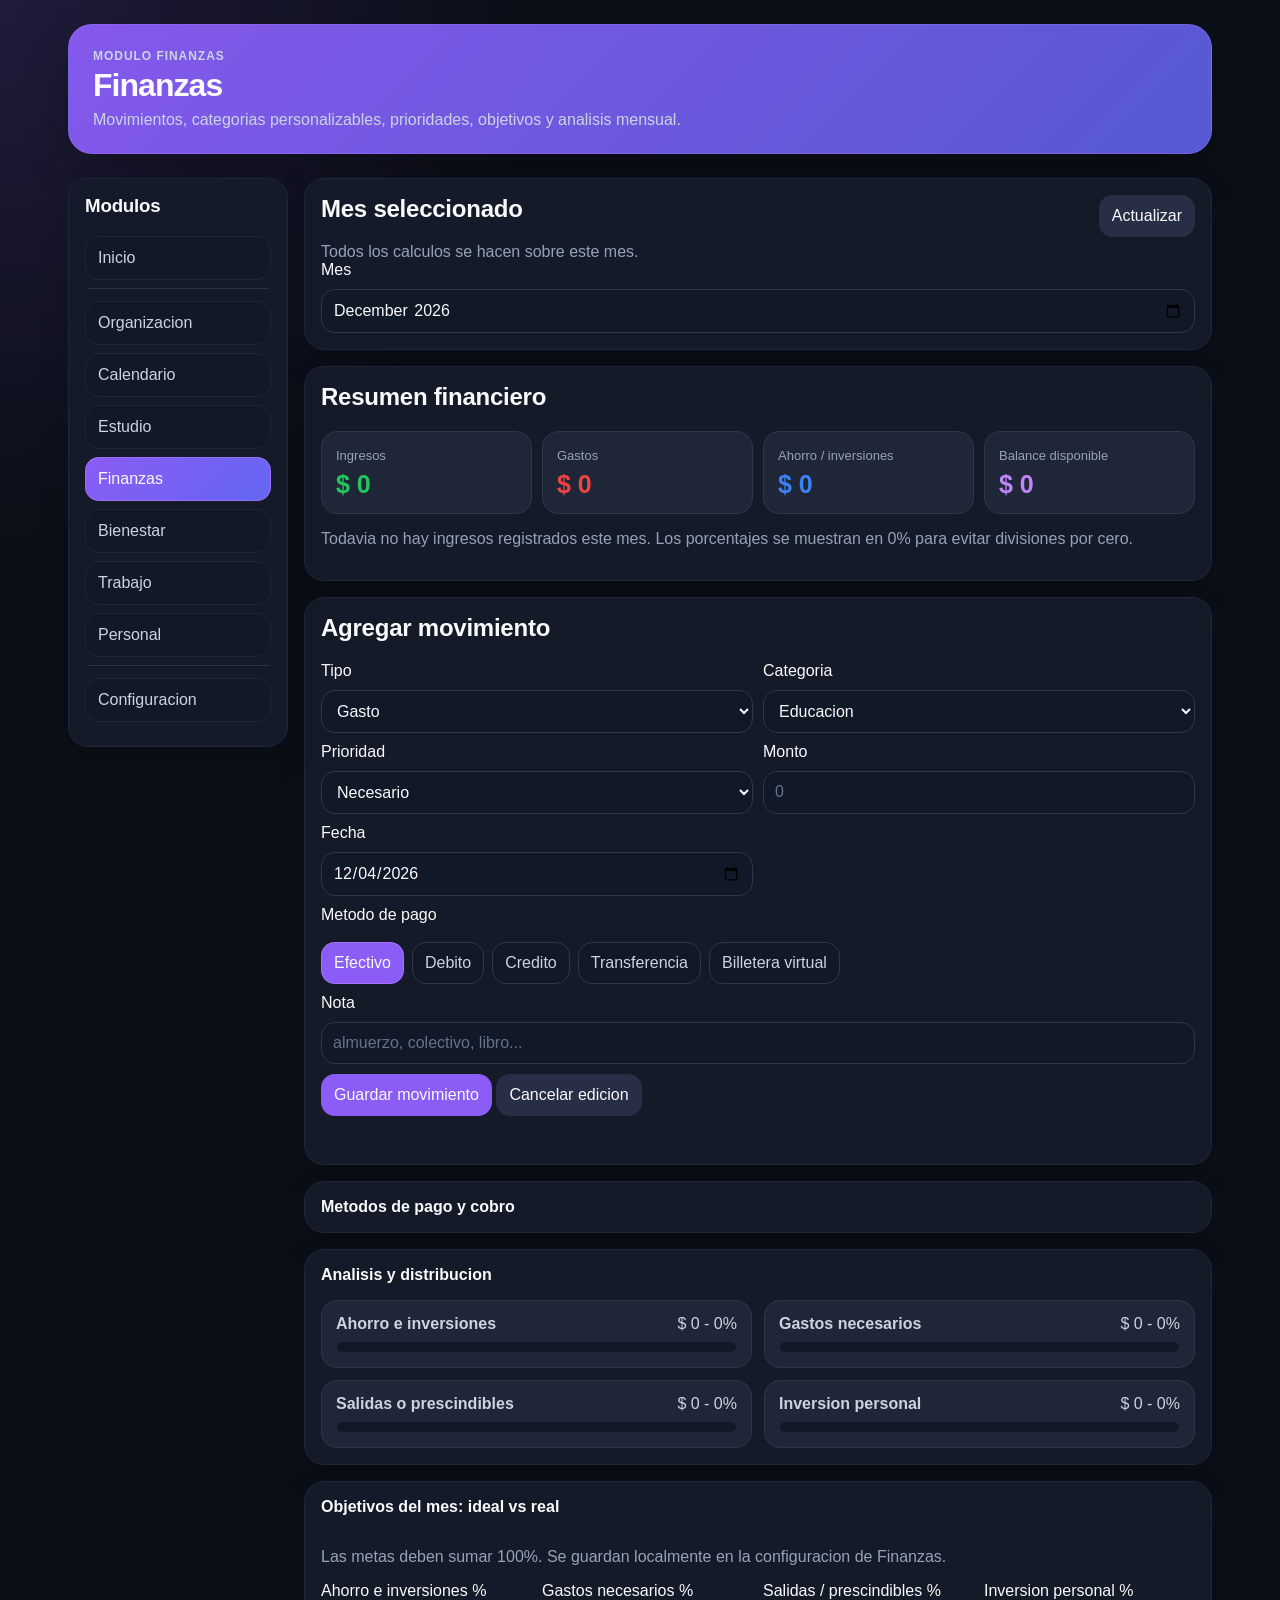
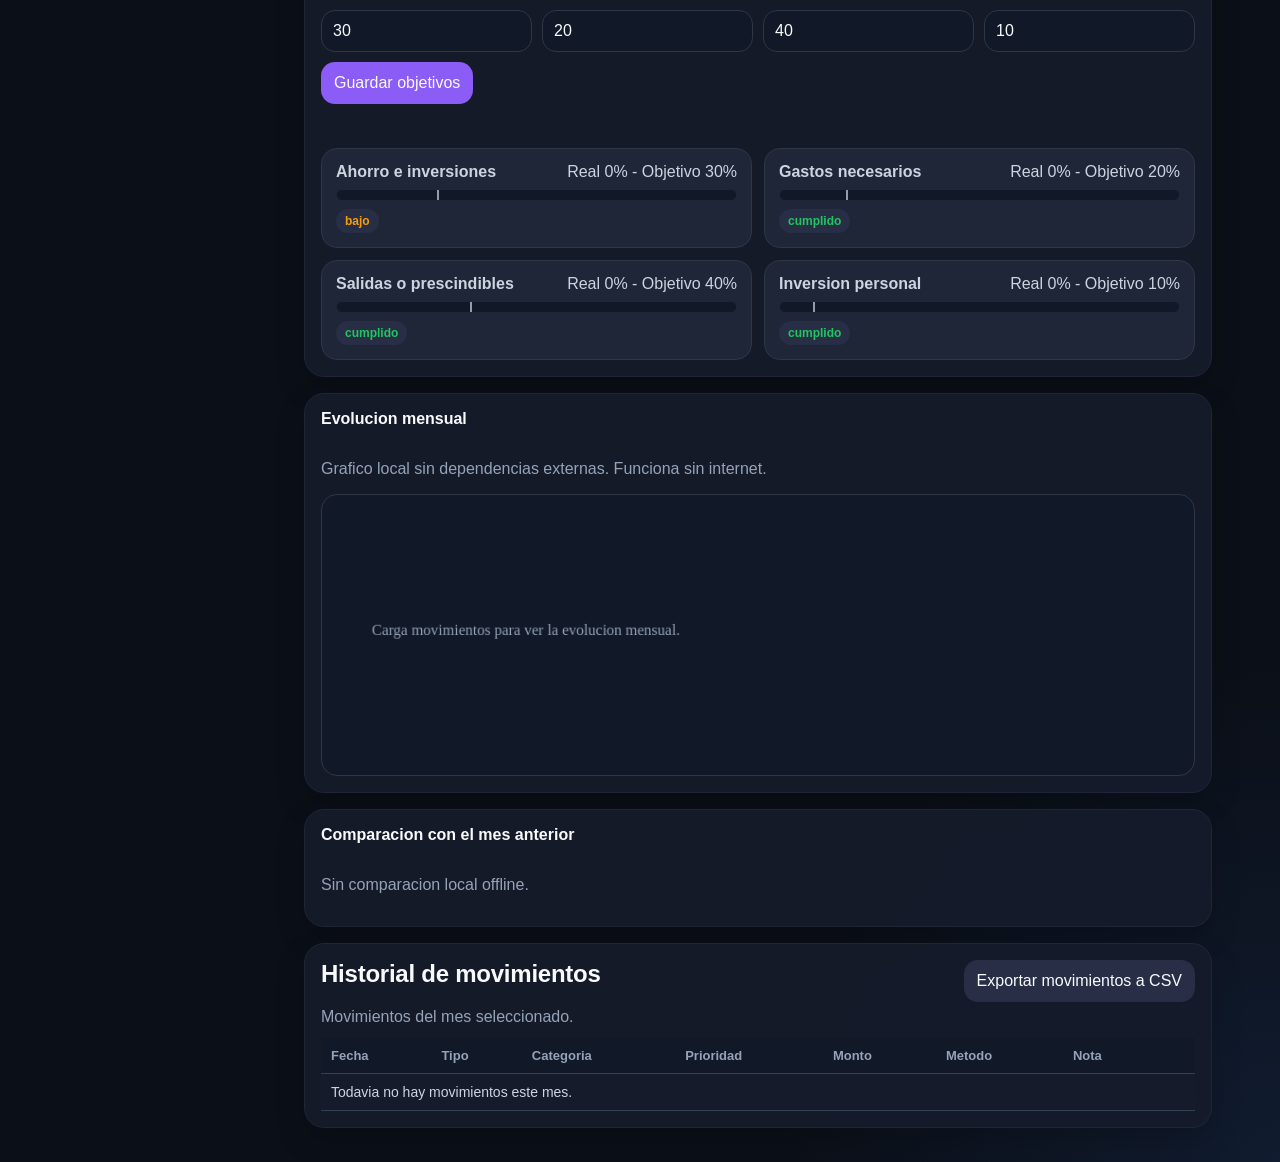
<file: src/web/static/finance.html>
﻿<!doctype html>
<html lang="es">
<head>
  <meta charset="utf-8">
  <meta name="viewport" content="width=device-width, initial-scale=1">
  <title>Jarvis Finanzas</title>
  <meta name="theme-color" content="#8B5CF6">
  <meta name="mobile-web-app-capable" content="yes">
  <meta name="apple-mobile-web-app-capable" content="yes">
  <meta name="apple-mobile-web-app-title" content="Jarvis">
  <meta name="apple-mobile-web-app-status-bar-style" content="black-translucent">
  <link rel="manifest" href="manifest.webmanifest">
  <link rel="icon" href="icons/icon.svg" type="image/svg+xml">
  <link rel="apple-touch-icon" href="icons/apple-touch-icon.png">
  <link rel="stylesheet" href="jarvis-theme.css">
  <script src="jarvis-local-store.js"></script>
  <script src="jarvis-shared.js"></script>
  <style>
    h1 { font-size:32px; }
    .finance-page { display:grid; gap:16px; }
    .grid { display:grid; gap:10px; }
    .form-grid { display:grid; grid-template-columns:repeat(2, 1fr); gap:10px; }
    .cards { display:grid; grid-template-columns:repeat(4, 1fr); gap:10px; }
    .analysis-grid { display:grid; grid-template-columns:repeat(2, 1fr); gap:12px; }
    .target-grid { display:grid; grid-template-columns:repeat(4, 1fr); gap:10px; }
    .section-title { display:flex; justify-content:space-between; gap:12px; align-items:start; min-width:0; }
    .section-title p { margin:4px 0 0; }
    .bar-card { background:var(--color-surface-elevated); border:1px solid var(--border-secondary); border-radius:16px; padding:14px; }
    .bar-head { display:flex; justify-content:space-between; gap:10px; margin-bottom:8px; color:var(--text-secondary); min-width:0; overflow-wrap:anywhere; }
    .bar-track { position:relative; height:12px; border-radius:999px; background:var(--color-bg-secondary); overflow:hidden; border:1px solid var(--border-main); }
    .bar-fill { height:100%; width:0%; border-radius:999px; background:var(--color-primary); transition:width .2s ease; }
    .bar-marker { position:absolute; top:-3px; width:2px; height:18px; background:var(--text-secondary); opacity:.7; }
    .status-pill { display:inline-block; margin-top:8px; padding:5px 9px; border-radius:999px; font-size:12px; font-weight:700; background:var(--color-surface-hover); color:var(--text-secondary); }
    .status-pill.ok { color:var(--color-success); }
    .status-pill.warn { color:var(--color-warning); }
    .status-pill.bad { color:var(--color-danger); }
    .chart-wrap { overflow:hidden; border:1px solid var(--border-secondary); border-radius:16px; background:var(--color-bg-secondary); padding:10px; }
    canvas { width:100%; max-width:100%; height:260px; display:block; }
    .comparison-grid { display:grid; grid-template-columns:repeat(4, 1fr); gap:10px; }
    .comparison-card { background:var(--color-surface-elevated); border:1px solid var(--border-secondary); border-radius:16px; padding:12px; }
    .comparison-card strong { display:block; margin-top:6px; font-size:20px; }
    details.panel { padding:0; overflow:hidden; }
    details.panel > summary { list-style:none; cursor:pointer; padding:16px; color:var(--text-main); font-weight:800; }
    details.panel > summary::-webkit-details-marker { display:none; }
    .details-body { padding:0 16px 16px; }
    .table-wrap { width:100%; max-width:100%; overflow-x:auto; }
    .summary-list { padding-left:18px; color:var(--text-secondary); }
    .method-picker { display:flex; flex-wrap:wrap; gap:8px; margin-top:8px; }
    .method-chip { width:auto; min-height:42px; padding:10px 12px; background:var(--color-bg-secondary); color:var(--text-secondary); border:1px solid var(--border-secondary); }
    .method-chip.active { background:var(--color-primary); color:var(--text-main); border-color:rgba(192,132,252,.55); }
    .method-row { display:grid; grid-template-columns:1fr auto auto auto; gap:8px; align-items:center; padding:10px 0; border-bottom:1px solid var(--divider-subtle); }
    .method-row:last-child { border-bottom:0; }
    .method-row button { width:auto; padding:8px 10px; }
    @media (max-width:980px) {
      .cards, .form-grid, .analysis-grid, .target-grid, .comparison-grid { grid-template-columns:1fr 1fr; }
    }
    @media (max-width:650px) {
      .cards, .form-grid, .analysis-grid, .target-grid, .comparison-grid { grid-template-columns:1fr; }
      .finance-page, .grid, .bar-card, details.panel { min-width:0; max-width:100%; }
      .section-title { display:grid; grid-template-columns:1fr; }
      button, .button-link { width:100%; min-height:46px; }
      .method-chip { flex:1 1 calc(50% - 8px); width:auto; }
      .method-row { grid-template-columns:1fr; }
      .method-row button { width:100%; }
      .table-wrap { overflow-x:visible; }
      canvas { height:230px; }
      td.actions-cell::before { content:""; }
    }
  </style>
</head>
<body>
  <header>
    <div class="hero">
      <p class="eyebrow">Modulo Finanzas</p>
      <h1>Finanzas</h1>
      <p class="subtitle">Movimientos, categorias personalizables, prioridades, objetivos y analisis mensual.</p>
    </div>
  </header>

  <main>
    <div data-jarvis-nav="finance"></div>

    <div class="finance-page">
      <section class="panel">
        <div class="section-title">
          <div>
            <h2>Mes seleccionado</h2>
            <p class="muted">Todos los calculos se hacen sobre este mes.</p>
          </div>
          <button class="light" onclick="loadFinance()">Actualizar</button>
        </div>
        <label class="grid">Mes
          <input id="month" type="month">
        </label>
      </section>

      <section class="panel">
        <h2>Resumen financiero</h2>
        <div class="cards">
          <div class="card income"><span>Ingresos</span><strong id="incomeTotal">$0</strong></div>
          <div class="card expense"><span>Gastos</span><strong id="expenseTotal">$0</strong></div>
          <div class="card saving"><span>Ahorro / inversiones</span><strong id="savingTotal">$0</strong></div>
          <div class="card balance"><span>Balance disponible</span><strong id="balanceTotal">$0</strong></div>
        </div>
        <p id="incomeWarning" class="muted"></p>
      </section>

      <section class="panel">
        <h2 id="movementFormTitle">Agregar movimiento</h2>
        <div class="form-grid">
          <label class="grid">Tipo
            <select id="kind">
              <option value="expense">Gasto</option>
              <option value="income">Ingreso</option>
              <option value="saving">Ahorro / inversion</option>
            </select>
          </label>
          <label class="grid">Categoria
            <select id="category"></select>
          </label>
          <label class="grid">Prioridad
            <select id="priority"></select>
          </label>
          <label class="grid">Monto
            <input id="amount" type="number" min="0" step="0.01" placeholder="0">
          </label>
          <label class="grid">Fecha
            <input id="date" type="date">
          </label>
        </div>
        <div class="grid" style="margin-top:10px">
          <span id="paymentMethodLabel">Metodo de pago</span>
          <div id="paymentMethods" class="method-picker"></div>
        </div>
        <label class="grid" style="margin-top:10px">Nota
          <input id="note" type="text" placeholder="almuerzo, colectivo, libro...">
        </label>
        <button id="saveMovementButton" style="margin-top:10px" onclick="saveMovement()">Guardar movimiento</button>
        <button class="light" style="margin-top:10px" onclick="resetMovementForm()">Cancelar edicion</button>
        <div id="status" class="status"></div>
      </section>

      <details class="panel">
        <summary>Metodos de pago y cobro</summary>
        <div class="details-body">
          <p class="muted">Crea metodos personalizados para cargar movimientos rapido desde el celular. Los movimientos anteriores conservan su metodo aunque lo ocultes o elimines.</p>
          <div class="form-grid">
            <label class="grid">Nuevo metodo
              <input id="newPaymentMethod" type="text" placeholder="Mercado Pago, Cuenta DNI...">
            </label>
            <button onclick="addPaymentMethod()">Agregar metodo</button>
          </div>
          <div id="paymentMethodList" style="margin-top:12px"></div>
          <div id="methodStatus" class="status"></div>
        </div>
      </details>

      <details class="panel" open>
        <summary>Analisis y distribucion</summary>
        <div class="details-body">
          <div id="analysisGrid" class="analysis-grid"></div>
        </div>
      </details>

      <details class="panel" open>
        <summary>Objetivos del mes: ideal vs real</summary>
        <div class="details-body">
          <p class="muted">Las metas deben sumar 100%. Se guardan localmente en la configuracion de Finanzas.</p>
          <div class="target-grid">
            <label class="grid">Ahorro e inversiones %
              <input id="targetSaving" type="number" min="0" max="100" step="1">
            </label>
            <label class="grid">Gastos necesarios %
              <input id="targetNecessary" type="number" min="0" max="100" step="1">
            </label>
            <label class="grid">Salidas / prescindibles %
              <input id="targetOptional" type="number" min="0" max="100" step="1">
            </label>
            <label class="grid">Inversion personal %
              <input id="targetPersonalInvestment" type="number" min="0" max="100" step="1">
            </label>
          </div>
          <button style="margin-top:10px" onclick="saveTargets()">Guardar objetivos</button>
          <div id="targetStatus" class="status"></div>
          <div id="targetsGrid" class="analysis-grid" style="margin-top:12px"></div>
        </div>
      </details>

      <details class="panel" open>
        <summary>Evolucion mensual</summary>
        <div class="details-body">
          <p class="muted">Grafico local sin dependencias externas. Funciona sin internet.</p>
          <div class="chart-wrap">
            <canvas id="trendChart" width="900" height="280"></canvas>
          </div>
        </div>
      </details>

      <details class="panel" open>
        <summary>Comparacion con el mes anterior</summary>
        <div class="details-body">
          <div id="comparison" class="comparison-grid"></div>
        </div>
      </details>

      <section class="panel">
        <div class="section-title">
          <div>
            <h2>Historial de movimientos</h2>
            <p class="muted">Movimientos del mes seleccionado.</p>
          </div>
          <button class="light" onclick="exportCsv()">Exportar movimientos a CSV</button>
        </div>
        <div class="table-wrap">
          <table>
            <thead><tr><th>Fecha</th><th>Tipo</th><th>Categoria</th><th>Prioridad</th><th>Monto</th><th>Metodo</th><th>Nota</th><th></th></tr></thead>
            <tbody id="movements"></tbody>
          </table>
        </div>
      </section>
    </div>
  </main>

  <script>

    let movements = [];
    let categories = [];
    let priorities = [];
    let paymentMethods = [];
    let summary = null;
    let selectedPaymentMethodId = "cash";
    let editingMovementId = null;

    const money = new Intl.NumberFormat("es-AR", { style:"currency", currency:"ARS", maximumFractionDigits:0 });

    function todayDate() {
      const now = new Date();
      return `${now.getFullYear()}-${String(now.getMonth() + 1).padStart(2, "0")}-${String(now.getDate()).padStart(2, "0")}`;
    }

    function monthKey() {
      const now = new Date();
      return `${now.getFullYear()}-${String(now.getMonth() + 1).padStart(2, "0")}`;
    }

    function labelById(list, id) {
      const item = list.find((x) => x.id === id);
      return item ? item.label : id;
    }

    function activePaymentMethods() {
      return paymentMethods.filter((method) => method.enabled !== false && !method.deleted_at);
    }

    function methodLabelForMovement(movement) {
      return safeText(movement.payment_method, labelById(paymentMethods, movement.payment_method_id));
    }

    function selectPaymentMethod(id) {
      selectedPaymentMethodId = id;
      renderPaymentMethods();
    }

    function renderPaymentMethods() {
      const methods = activePaymentMethods();
      if (!methods.find((method) => method.id === selectedPaymentMethodId)) {
        selectedPaymentMethodId = methods[0]?.id || "";
      }
      $("paymentMethodLabel").textContent = $("kind").value === "income" ? "Metodo de cobro" : "Metodo de pago";
      $("paymentMethods").innerHTML = methods.map((method) => `
        <button type="button" class="method-chip ${method.id === selectedPaymentMethodId ? "active" : ""}" onclick="selectPaymentMethod('${escapeHtml(method.id)}')">${escapeHtml(method.label)}</button>
      `).join("") || `<p class="muted">No hay metodos activos.</p>`;
    }

    function renderPaymentMethodList() {
      const custom = paymentMethods.filter((method) => !method.built_in && !method.deleted_at);
      $("paymentMethodList").innerHTML = custom.map((method) => `
        <div class="method-row">
          <input id="methodLabel-${escapeHtml(method.id)}" value="${escapeHtml(method.label)}">
          <button class="light" onclick="updatePaymentMethod('${escapeHtml(method.id)}', true)">Guardar</button>
          <button class="light" onclick="updatePaymentMethod('${escapeHtml(method.id)}', ${method.enabled === false ? "true" : "false"})">${method.enabled === false ? "Mostrar" : "Ocultar"}</button>
          <button class="danger" onclick="deletePaymentMethod('${escapeHtml(method.id)}')">Eliminar</button>
        </div>
      `).join("") || `<p class="muted">Todavia no creaste metodos personalizados.</p>`;
    }

    function renderOptions() {
      const kind = $("kind").value;
      const enabledCategories = categories.filter((c) => c.enabled !== false && c.kind === kind);
      $("category").innerHTML = enabledCategories.map((c) => `<option value="${escapeHtml(c.id)}">${escapeHtml(c.label)}</option>`).join("");
      $("priority").innerHTML = priorities.map((p) => `<option value="${escapeHtml(p.id)}">${escapeHtml(p.label)}</option>`).join("");
      renderPaymentMethods();
    }

    function statusClass(status) {
      if (status === "cumplido") return "ok";
      if (status === "cerca" || status === "bajo") return "warn";
      return "bad";
    }

    function barColor(item) {
      if (item.id === "saving") return "var(--color-investment)";
      if (item.status === "cumplido") return "var(--color-success)";
      if (item.status === "cerca" || item.status === "bajo") return "var(--color-warning)";
      return "var(--color-danger)";
    }

    function renderSummary() {
      $("incomeTotal").textContent = money.format(summary?.income_total || 0);
      $("expenseTotal").textContent = money.format(summary?.expense_total || 0);
      $("savingTotal").textContent = money.format(summary?.saving_total || 0);
      $("balanceTotal").textContent = money.format(summary?.balance || 0);
      $("incomeWarning").textContent = (summary?.income_total || 0) > 0
        ? ""
        : "Todavia no hay ingresos registrados este mes. Los porcentajes se muestran en 0% para evitar divisiones por cero.";
    }

    function renderAnalysis() {
      const analysis = summary?.analysis || [];
      $("analysisGrid").innerHTML = analysis.map((item) => `
        <div class="bar-card">
          <div class="bar-head"><strong>${escapeHtml(item.label)}</strong><span>${money.format(item.total)} - ${escapeHtml(item.percent)}%</span></div>
          <div class="bar-track"><div class="bar-fill" style="width:${Math.min(item.percent, 100)}%; background:${barColor(item)}"></div></div>
        </div>
      `).join("") || "<p class='muted'>Sin datos para analizar.</p>";
    }

    function renderTargets() {
      const targets = summary?.targets || {};
      $("targetSaving").value = targets.saving ?? 30;
      $("targetNecessary").value = targets.necessary ?? 20;
      $("targetOptional").value = targets.optional ?? 40;
      $("targetPersonalInvestment").value = targets.personal_investment ?? 10;

      $("targetsGrid").innerHTML = (summary?.analysis || []).map((item) => {
        const width = Math.min(item.percent, 120) / 1.2;
        const marker = Math.min(item.target, 120) / 1.2;
        return `
          <div class="bar-card">
            <div class="bar-head"><strong>${escapeHtml(item.label)}</strong><span>Real ${escapeHtml(item.percent)}% - Objetivo ${escapeHtml(item.target)}%</span></div>
            <div class="bar-track">
              <div class="bar-fill" style="width:${width}%; background:${barColor(item)}"></div>
              <i class="bar-marker" style="left:${marker}%"></i>
            </div>
            <span class="status-pill ${statusClass(item.status)}">${escapeHtml(item.status)}</span>
          </div>
        `;
      }).join("");
    }

    function renderComparison() {
      const comparison = summary?.previous_comparison;
      if (!comparison || !comparison.has_previous) {
        $("comparison").innerHTML = `<p class="muted">${escapeHtml(comparison?.message, "No hay datos del mes anterior.")}</p>`;
        return;
      }

      const items = [
        ["Ingresos", comparison.income],
        ["Gastos", comparison.expense],
        ["Ahorro", comparison.saving],
        ["Balance", comparison.balance]
      ];

      $("comparison").innerHTML = items.map(([label, item]) => {
        const sign = item.difference > 0 ? "+" : "";
        const percent = item.percent === null || item.percent === undefined ? "" : ` (${sign}${item.percent}%)`;
        return `<div class="comparison-card"><span class="muted">${escapeHtml(label)}</span><strong>${sign}${money.format(item.difference)}</strong><p class="muted">vs mes anterior${escapeHtml(percent)}</p></div>`;
      }).join("");
    }

    function renderMovements() {
      const month = $("month").value;
      const visible = movements.filter((movement) => movement.date && movement.date.startsWith(month));
      $("movements").innerHTML = visible.slice().reverse().map((movement) => `
        <tr>
          <td data-label="Fecha">${escapeHtml(movement.date)}</td>
          <td data-label="Tipo">${escapeHtml(movement.kind)}</td>
          <td data-label="Categoria">${escapeHtml(labelById(categories, movement.category_id))}</td>
          <td data-label="Prioridad">${escapeHtml(labelById(priorities, movement.priority))}</td>
          <td data-label="Monto">${money.format(movement.amount)}</td>
          <td data-label="Metodo">${escapeHtml(methodLabelForMovement(movement))}</td>
          <td data-label="Nota">${escapeHtml(movement.note)}</td>
          <td data-label="" class="actions-cell">
            <button class="light" onclick="editMovement('${escapeHtml(movement.id)}')">Editar</button>
            <button class="danger" onclick="deleteMovement('${escapeHtml(movement.id)}')">Borrar</button>
          </td>
        </tr>
      `).join("") || `<tr><td colspan="8">Todavia no hay movimientos este mes.</td></tr>`;
    }

    function drawTrendChart() {
      const canvas = $("trendChart");
      const ctx = canvas.getContext("2d");
      const series = summary?.month_series || [];
      const width = canvas.width;
      const height = canvas.height;
      const padding = 42;
      ctx.clearRect(0, 0, width, height);

      ctx.fillStyle = "#111827";
      ctx.fillRect(0, 0, width, height);

      if (!series.length) {
        ctx.fillStyle = "#94A3B8";
        ctx.font = "16px Segoe UI";
        ctx.fillText("Carga movimientos para ver la evolucion mensual.", padding, height / 2);
        return;
      }

      const values = series.flatMap((m) => [m.income_total, m.expense_total, m.saving_total, Math.abs(m.balance)]);
      const maxValue = Math.max(...values, 1);
      const stepX = series.length <= 1 ? 0 : (width - padding * 2) / (series.length - 1);

      function point(value, index) {
        return {
          x: padding + index * stepX,
          y: height - padding - (Math.abs(value) / maxValue) * (height - padding * 2)
        };
      }

      function drawLine(key, color, labelOffset) {
        ctx.beginPath();
        ctx.strokeStyle = color;
        ctx.lineWidth = 3;
        series.forEach((month, index) => {
          const p = point(month[key], index);
          if (index === 0) ctx.moveTo(p.x, p.y); else ctx.lineTo(p.x, p.y);
        });
        ctx.stroke();
        ctx.fillStyle = color;
        ctx.fillText(key.replace("_total", ""), width - 120, 22 + labelOffset);
      }

      ctx.strokeStyle = "#334155";
      ctx.lineWidth = 1;
      for (let i = 0; i <= 4; i++) {
        const y = padding + ((height - padding * 2) * i / 4);
        ctx.beginPath();
        ctx.moveTo(padding, y);
        ctx.lineTo(width - padding, y);
        ctx.stroke();
      }

      ctx.font = "13px Segoe UI";
      drawLine("income_total", "#22C55E", 0);
      drawLine("expense_total", "#EF4444", 18);
      drawLine("saving_total", "#3B82F6", 36);
      drawLine("balance", "#C084FC", 54);

      ctx.fillStyle = "#94A3B8";
      series.forEach((month, index) => {
        const x = padding + index * stepX;
        ctx.fillText(month.month.slice(5), x - 10, height - 14);
      });
    }

    function render() {
      renderSummary();
      renderAnalysis();
      renderTargets();
      renderComparison();
      renderPaymentMethodList();
      renderMovements();
      drawTrendChart();
    }

    async function loadFinance() {
      const data = await api(`/api/finance/summary?month=${encodeURIComponent($("month").value)}`);
      movements = data.movements || [];
      categories = data.categories || [];
      priorities = data.priorities || [];
      paymentMethods = data.payment_methods || [];
      summary = data.summary;
      renderOptions();
      render();
    }

    async function saveMovement() {
      try {
        const wasEditing = Boolean(editingMovementId);
        await api(editingMovementId ? "/api/finance/movements/update" : "/api/finance/movements", {
          id: editingMovementId,
          kind: $("kind").value,
          category_id: $("category").value,
          priority: $("priority").value,
          amount: Number($("amount").value),
          date: $("date").value,
          note: $("note").value,
          payment_method_id: selectedPaymentMethodId
        });
        resetMovementForm();
        $("status").textContent = wasEditing ? "Movimiento actualizado." : "Movimiento guardado.";
        await loadFinance();
      } catch (error) {
        $("status").textContent = error.message;
      }
    }

    function editMovement(id) {
      const movement = movements.find((item) => item.id === id);
      if (!movement) return;
      editingMovementId = id;
      $("movementFormTitle").textContent = "Editar movimiento";
      $("saveMovementButton").textContent = "Guardar cambios";
      $("kind").value = movement.kind;
      renderOptions();
      $("category").value = movement.category_id;
      $("priority").value = movement.priority;
      $("amount").value = movement.amount;
      $("date").value = movement.date;
      $("note").value = safeText(movement.note);
      selectedPaymentMethodId = movement.payment_method_id || activePaymentMethods().find((method) => method.label === movement.payment_method)?.id || activePaymentMethods()[0]?.id || "";
      renderPaymentMethods();
      window.scrollTo({ top:0, behavior:"smooth" });
    }

    function resetMovementForm() {
      editingMovementId = null;
      $("movementFormTitle").textContent = "Agregar movimiento";
      $("saveMovementButton").textContent = "Guardar movimiento";
      $("amount").value = "";
      $("note").value = "";
      $("date").value = todayDate();
    }

    async function saveTargets() {
      const payload = {
        saving: Number($("targetSaving").value),
        necessary: Number($("targetNecessary").value),
        optional: Number($("targetOptional").value),
        personal_investment: Number($("targetPersonalInvestment").value)
      };
      const total = payload.saving + payload.necessary + payload.optional + payload.personal_investment;
      if (total !== 100) {
        $("targetStatus").textContent = `Las metas deben sumar 100%. Ahora suman ${total}%.`;
        return;
      }

      try {
        await api("/api/finance/targets", payload);
        $("targetStatus").textContent = "Objetivos guardados.";
        await loadFinance();
      } catch (error) {
        $("targetStatus").textContent = error.message;
      }
    }

    async function addPaymentMethod() {
      try {
        await api("/api/finance/payment-methods", { label:$("newPaymentMethod").value });
        $("newPaymentMethod").value = "";
        $("methodStatus").textContent = "Metodo agregado.";
        await loadFinance();
      } catch (error) {
        $("methodStatus").textContent = error.message;
      }
    }

    async function updatePaymentMethod(id, enabled) {
      try {
        await api("/api/finance/payment-methods/update", { id, label:$(`methodLabel-${id}`).value, enabled });
        $("methodStatus").textContent = "Metodo actualizado.";
        await loadFinance();
      } catch (error) {
        $("methodStatus").textContent = error.message;
      }
    }

    async function deletePaymentMethod(id) {
      if (!confirm("Eliminar este metodo personalizado? Los movimientos anteriores conservaran el texto guardado.")) return;
      try {
        await api("/api/finance/payment-methods/delete", { id });
        $("methodStatus").textContent = "Metodo eliminado.";
        await loadFinance();
      } catch (error) {
        $("methodStatus").textContent = error.message;
      }
    }

    async function deleteMovement(id) {
      if (!confirm("Borrar este movimiento?")) return;
      await api("/api/finance/delete", { id });
      await loadFinance();
    }

    function exportCsv() {
      const month = $("month").value;
      const visible = movements.filter((movement) => movement.date && movement.date.startsWith(month));
      const rows = [["Fecha", "Tipo", "Categoria", "Prioridad", "Monto", "Metodo de pago", "Nota"]];
      visible.forEach((movement) => {
        rows.push([
          movement.date,
          movement.kind,
          labelById(categories, movement.category_id),
          labelById(priorities, movement.priority),
          movement.amount,
          methodLabelForMovement(movement),
          movement.note || ""
        ]);
      });

      const csv = rows.map((row) => row.map(csvCell).join(";")).join("\r\n");
      const blob = new Blob(["\uFEFF" + csv], { type: "text/csv;charset=utf-8" });
      const url = URL.createObjectURL(blob);
      const link = document.createElement("a");
      link.href = url;
      link.download = `jarvis-finanzas-${month}.csv`;
      link.click();
      URL.revokeObjectURL(url);
    }

    function csvCell(value) {
      const text = String(value ?? "");
      return `"${text.replaceAll('"', '""')}"`;
    }

    $("date").value = todayDate();
    $("month").value = monthKey();
    $("kind").addEventListener("change", renderOptions);
    window.addEventListener("resize", drawTrendChart);
    loadFinance().catch((error) => $("status").textContent = error.message);
  </script>
</body>
</html>
</file>
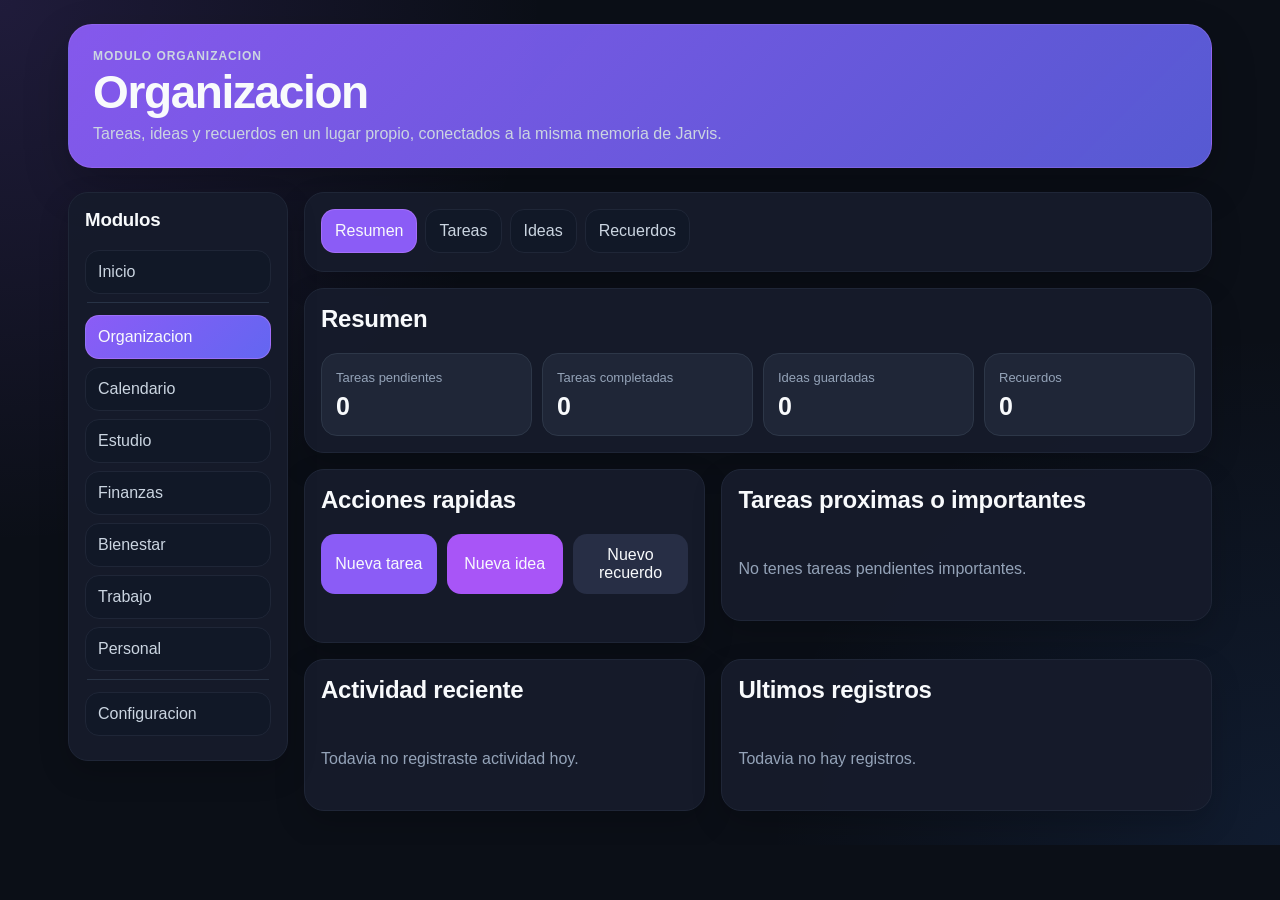
<file: src/web/static/organization.html>
﻿<!doctype html>
<html lang="es">
<head>
  <meta charset="utf-8">
  <meta name="viewport" content="width=device-width, initial-scale=1">
  <title>Jarvis Organizacion</title>
  <meta name="theme-color" content="#8B5CF6">
  <meta name="mobile-web-app-capable" content="yes">
  <meta name="apple-mobile-web-app-capable" content="yes">
  <meta name="apple-mobile-web-app-title" content="Jarvis">
  <meta name="apple-mobile-web-app-status-bar-style" content="black-translucent">
  <link rel="manifest" href="manifest.webmanifest">
  <link rel="icon" href="icons/icon.svg" type="image/svg+xml">
  <link rel="apple-touch-icon" href="icons/apple-touch-icon.png">
  <link rel="stylesheet" href="jarvis-theme.css">
  <script src="jarvis-local-store.js"></script>
  <script src="jarvis-shared.js"></script>
  <style>
    .organization-page { display:grid; gap:16px; }
    .tabs { display:flex; flex-wrap:wrap; gap:8px; max-width:100%; padding-bottom:2px; }
    .tab-button { white-space:nowrap; background:var(--color-bg-secondary); color:var(--text-secondary); border:1px solid var(--border-main); }
    .tab-button.active { background:var(--color-primary); color:var(--text-main); border-color:rgba(192,132,252,.45); }
    .tab-panel { display:none; }
    .tab-panel.active { display:grid; gap:16px; }
    .grid-4 { display:grid; grid-template-columns:repeat(4,1fr); gap:10px; }
    .grid-3 { display:grid; grid-template-columns:repeat(3,1fr); gap:10px; }
    .split { display:grid; grid-template-columns:.9fr 1.1fr; gap:16px; align-items:start; }
    .form-grid { display:grid; grid-template-columns:repeat(2,1fr); gap:10px; }
    .field { display:grid; gap:6px; color:var(--text-secondary); font-size:14px; }
    .toolbar { display:grid; grid-template-columns:1fr 160px 160px; gap:10px; align-items:end; }
    .toolbar.ideas { grid-template-columns:1fr 170px; }
    .item-list { display:grid; gap:10px; }
    .record-card { background:var(--color-surface-elevated); border:1px solid var(--border-secondary); border-radius:16px; padding:14px; display:grid; gap:10px; }
    .record-card.completed { border-color:rgba(34,197,94,.38); }
    .record-card.overdue { border-color:rgba(239,68,68,.55); }
    .record-card.soon-due { border-color:rgba(245,158,11,.5); }
    .record-head { display:flex; justify-content:space-between; gap:10px; align-items:flex-start; min-width:0; }
    .record-title { margin:0; font-size:18px; }
    .record-text { margin:0; color:var(--text-secondary); white-space:pre-wrap; overflow-wrap:anywhere; }
    .meta-row { display:flex; flex-wrap:wrap; gap:6px; }
    .pill.success { color:var(--color-success); }
    .pill.warning { color:var(--color-warning); }
    .pill.danger { color:var(--color-danger); }
    .pill.primary { color:var(--color-primary-soft); }
    .actions { display:flex; flex-wrap:wrap; gap:8px; }
    .actions button { padding:9px 10px; }
    .empty { color:var(--text-tertiary); padding:10px 0; }
    @media (max-width:980px) {
      .split { grid-template-columns:1fr; }
      .grid-4, .grid-3 { grid-template-columns:1fr 1fr; }
    }
    @media (max-width:650px) {
      .grid-4, .grid-3, .form-grid, .toolbar, .toolbar.ideas { grid-template-columns:1fr; }
      .organization-page, .tab-panel, .split, .item-list, .record-card { min-width:0; max-width:100%; }
      button, .button-link { min-height:46px; }
      .tabs { gap:6px; }
      .tab-button { flex:1 1 calc(50% - 6px); padding:10px 12px; }
      .record-head { display:grid; }
      .actions { display:grid; grid-template-columns:1fr; }
      .actions button { width:100%; }
    }
  </style>
</head>
<body>
  <header>
    <div class="hero">
      <p class="eyebrow">Modulo Organizacion</p>
      <h1>Organizacion</h1>
      <p class="subtitle">Tareas, ideas y recuerdos en un lugar propio, conectados a la misma memoria de Jarvis.</p>
    </div>
  </header>

  <main>
    <div data-jarvis-nav="organization"></div>

    <div class="organization-page">
      <section class="panel">
        <div class="tabs" role="tablist" aria-label="Secciones de organizacion">
          <button class="tab-button active" data-tab="summary" onclick="setTab('summary')">Resumen</button>
          <button class="tab-button" data-tab="tasks" onclick="setTab('tasks')">Tareas</button>
          <button class="tab-button" data-tab="ideas" onclick="setTab('ideas')">Ideas</button>
          <button class="tab-button" data-tab="memories" onclick="setTab('memories')">Recuerdos</button>
        </div>
      </section>

      <section id="summary" class="tab-panel active">
        <div class="panel">
          <h2>Resumen</h2>
          <div class="grid-4">
            <div class="card"><span>Tareas pendientes</span><strong id="pendingCount">0</strong></div>
            <div class="card"><span>Tareas completadas</span><strong id="completedCount">0</strong></div>
            <div class="card"><span>Ideas guardadas</span><strong id="ideasCount">0</strong></div>
            <div class="card"><span>Recuerdos</span><strong id="memoriesCount">0</strong></div>
          </div>
        </div>

        <div class="split">
          <section class="panel">
            <h2>Acciones rapidas</h2>
            <div class="grid-3">
              <button onclick="startNew('tarea')">Nueva tarea</button>
              <button class="secondary" onclick="startNew('idea')">Nueva idea</button>
              <button class="light" onclick="startNew('recuerdo')">Nuevo recuerdo</button>
            </div>
            <div id="summaryStatus" class="status"></div>
          </section>

          <section class="panel">
            <h2>Tareas proximas o importantes</h2>
            <div id="importantTasks" class="item-list"></div>
          </section>
        </div>

        <div class="split">
          <section class="panel">
            <h2>Actividad reciente</h2>
            <div id="recentActivity" class="item-list"></div>
          </section>
          <section class="panel">
            <h2>Ultimos registros</h2>
            <div id="latestRecords" class="item-list"></div>
          </section>
        </div>
      </section>

      <section id="tasks" class="tab-panel">
        <div class="split">
          <section class="panel">
            <h2 id="taskFormTitle">Nueva tarea</h2>
            <div class="form-grid">
              <label class="field">Titulo
                <input id="taskTitle" type="text" placeholder="Ej: Estudiar integrales">
              </label>
              <label class="field">Prioridad
                <select id="taskPriority">
                  <option value="">Sin prioridad</option>
                  <option value="baja">Baja</option>
                  <option value="media">Media</option>
                  <option value="alta">Alta</option>
                </select>
              </label>
              <label class="field">Fecha limite
                <input id="taskDueDate" type="date">
              </label>
              <label class="field">Etiquetas
                <input id="taskTags" type="text" placeholder="facu, analisis">
              </label>
            </div>
            <label class="field" style="margin-top:10px">Descripcion opcional
              <textarea id="taskDescription" placeholder="Detalles, pasos o contexto"></textarea>
            </label>
            <button style="margin-top:10px" onclick="saveTask()">Guardar tarea</button>
            <button class="light" style="margin-top:10px" onclick="resetTaskForm()">Limpiar</button>
            <div id="taskStatus" class="status"></div>
          </section>

          <section class="panel">
            <h2>Tareas</h2>
            <div class="toolbar">
              <label class="field">Buscar
                <input id="taskSearch" type="search" placeholder="Buscar tarea..." oninput="renderTasks()">
              </label>
              <label class="field">Estado
                <select id="taskFilter" onchange="renderTasks()">
                  <option value="all">Todas</option>
                  <option value="pending">Pendientes</option>
                  <option value="completed">Completadas</option>
                </select>
              </label>
              <label class="field">Orden
                <select id="taskSort" onchange="renderTasks()">
                  <option value="priority">Prioridad</option>
                  <option value="date">Fecha</option>
                  <option value="recent">Mas recientes</option>
                </select>
              </label>
            </div>
            <div id="taskList" class="item-list" style="margin-top:12px"></div>
          </section>
        </div>
      </section>

      <section id="ideas" class="tab-panel">
        <div class="split">
          <section class="panel">
            <h2 id="ideaFormTitle">Nueva idea</h2>
            <label class="field">Titulo opcional
              <input id="ideaTitle" type="text" placeholder="Ej: Proyecto personal">
            </label>
            <label class="field" style="margin-top:10px">Contenido
              <textarea id="ideaText" placeholder="Escribi la idea"></textarea>
            </label>
            <label class="field" style="margin-top:10px">Etiquetas
              <input id="ideaTags" type="text" placeholder="jarvis, proyecto">
            </label>
            <button style="margin-top:10px" onclick="saveIdea()">Guardar idea</button>
            <button class="light" style="margin-top:10px" onclick="resetIdeaForm()">Limpiar</button>
            <div id="ideaStatus" class="status"></div>
          </section>

          <section class="panel">
            <h2>Ideas</h2>
            <div class="toolbar ideas">
              <label class="field">Buscar
                <input id="ideaSearch" type="search" placeholder="Buscar idea..." oninput="renderIdeas()">
              </label>
              <label class="field">Orden
                <select id="ideaSort" onchange="renderIdeas()">
                  <option value="recent">Mas recientes</option>
                  <option value="oldest">Mas antiguas</option>
                </select>
              </label>
            </div>
            <div id="ideaList" class="item-list" style="margin-top:12px"></div>
          </section>
        </div>
      </section>

      <section id="memories" class="tab-panel">
        <div class="split">
          <section class="panel">
            <h2 id="memoryFormTitle">Nuevo recuerdo</h2>
            <label class="field">Contenido
              <textarea id="memoryText" placeholder="Ej: Promocione Algebra"></textarea>
            </label>
            <label class="field" style="margin-top:10px">Etiquetas
              <input id="memoryTags" type="text" placeholder="facu, logro">
            </label>
            <button style="margin-top:10px" onclick="saveMemory()">Guardar recuerdo</button>
            <button class="light" style="margin-top:10px" onclick="resetMemoryForm()">Limpiar</button>
            <div id="memoryStatus" class="status"></div>
          </section>

          <section class="panel">
            <h2>Recuerdos</h2>
            <label class="field">Buscar
              <input id="memorySearch" type="search" placeholder="Buscar recuerdo..." oninput="renderMemories()">
            </label>
            <div id="memoryList" class="item-list" style="margin-top:12px"></div>
          </section>
        </div>
      </section>
    </div>
  </main>

  <script>

    let records = [];
    let editingTaskId = null;
    let editingIdeaId = null;
    let editingMemoryId = null;

    function recordTitle(record) {
      return safeText(record.title, safeText(record.text, "(sin titulo)"));
    }

    function tagsText(record) {
      return Array.isArray(record.tags) ? record.tags.join(", ") : safeText(record.tags);
    }

    function dateText(value) {
      return safeText(value).slice(0, 10) || "sin fecha";
    }

    function todayKey() {
      return new Date().toISOString().slice(0, 10);
    }

    function isOverdue(record) {
      return record.type === "tarea" && record.status !== "completada" && safeText(record.due_date) && record.due_date < todayKey();
    }

    function isSoon(record) {
      if (record.type !== "tarea" || record.status === "completada" || !safeText(record.due_date)) return false;
      const today = new Date(todayKey());
      const due = new Date(record.due_date);
      const diff = Math.ceil((due - today) / 86400000);
      return diff >= 0 && diff <= 2;
    }

    async function loadRecords() {
      const data = await api("/api/records");
      records = data.records || [];
      renderAll();
    }

    function setTab(tab) {
      document.querySelectorAll(".tab-button").forEach((button) => button.classList.toggle("active", button.dataset.tab === tab));
      document.querySelectorAll(".tab-panel").forEach((panel) => panel.classList.toggle("active", panel.id === tab));
    }

    function startNew(type) {
      if (type === "tarea") { resetTaskForm(); setTab("tasks"); $("taskTitle").focus(); }
      if (type === "idea") { resetIdeaForm(); setTab("ideas"); $("ideaText").focus(); }
      if (type === "recuerdo") { resetMemoryForm(); setTab("memories"); $("memoryText").focus(); }
    }

    function meta(record) {
      const parts = [`<span class="pill primary">${escapeHtml(record.type, "idea")}</span>`];
      if (record.type === "tarea") {
        const statusClass = record.status === "completada" ? "success" : "warning";
        parts.push(`<span class="pill ${statusClass}">${escapeHtml(record.status, "pendiente")}</span>`);
        if (safeText(record.priority)) parts.push(`<span class="pill ${record.priority === "alta" ? "danger" : record.priority === "media" ? "warning" : ""}">${escapeHtml(record.priority)}</span>`);
        if (safeText(record.due_date)) parts.push(`<span class="pill ${isOverdue(record) ? "danger" : isSoon(record) ? "warning" : ""}">${escapeHtml(record.due_date)}</span>`);
      }
      tagsText(record).split(",").map((tag) => tag.trim()).filter(Boolean).forEach((tag) => parts.push(`<span class="pill">${escapeHtml(tag)}</span>`));
      return `<div class="meta-row">${parts.join("")}</div>`;
    }

    function miniCard(record) {
      return `<article class="record-card ${isOverdue(record) ? "overdue" : isSoon(record) ? "soon-due" : ""}">
        <div class="record-head">
          <h3 class="record-title">${escapeHtml(recordTitle(record))}</h3>
          <span class="muted">${escapeHtml(dateText(record.created_at))}</span>
        </div>
        <p class="record-text">${escapeHtml(record.description, safeText(record.text))}</p>
        ${meta(record)}
      </article>`;
    }

    function renderSummary() {
      const tasks = records.filter((record) => record.type === "tarea");
      const pending = tasks.filter((record) => safeText(record.status, "pendiente") === "pendiente");
      const completed = tasks.filter((record) => record.status === "completada");
      const ideas = records.filter((record) => record.type === "idea");
      const memories = records.filter((record) => record.type === "recuerdo");
      $("pendingCount").textContent = pending.length;
      $("completedCount").textContent = completed.length;
      $("ideasCount").textContent = ideas.length;
      $("memoriesCount").textContent = memories.length;

      const important = pending.slice().sort(taskCompare).slice(0, 4);
      $("importantTasks").innerHTML = important.map(miniCard).join("") || `<p class="empty">No tenes tareas pendientes importantes.</p>`;
      const recent = records.filter((record) => dateText(record.created_at) === todayKey()).slice().reverse().slice(0, 4);
      $("recentActivity").innerHTML = recent.map(miniCard).join("") || `<p class="empty">Todavia no registraste actividad hoy.</p>`;
      $("latestRecords").innerHTML = records.slice().reverse().slice(0, 5).map(miniCard).join("") || `<p class="empty">Todavia no hay registros.</p>`;
    }

    function taskCompare(a, b) {
      const priority = { alta:0, media:1, baja:2, "":3 };
      const pa = priority[safeText(a.priority)] ?? 3;
      const pb = priority[safeText(b.priority)] ?? 3;
      if (pa !== pb) return pa - pb;
      const da = safeText(a.due_date, "9999-12-31");
      const db = safeText(b.due_date, "9999-12-31");
      return da.localeCompare(db);
    }

    function taskMatches(record) {
      const query = $("taskSearch").value.toLowerCase().trim();
      const filter = $("taskFilter").value;
      const haystack = [record.title, record.text, record.description, tagsText(record)].join(" ").toLowerCase();
      if (query && !haystack.includes(query)) return false;
      if (filter === "pending" && safeText(record.status, "pendiente") !== "pendiente") return false;
      if (filter === "completed" && record.status !== "completada") return false;
      return true;
    }

    function renderTasks() {
      const sort = $("taskSort").value;
      let tasks = records.filter((record) => record.type === "tarea" && taskMatches(record));
      if (sort === "priority") tasks = tasks.sort(taskCompare);
      if (sort === "date") tasks = tasks.sort((a, b) => safeText(a.due_date, "9999-12-31").localeCompare(safeText(b.due_date, "9999-12-31")));
      if (sort === "recent") tasks = tasks.sort((a, b) => safeText(b.created_at).localeCompare(safeText(a.created_at)));

      $("taskList").innerHTML = tasks.map((record) => {
        const completed = record.status === "completada";
        return `<article class="record-card ${completed ? "completed" : ""} ${isOverdue(record) ? "overdue" : isSoon(record) ? "soon-due" : ""}">
          <div class="record-head"><h3 class="record-title">${escapeHtml(recordTitle(record))}</h3><span class="muted">${escapeHtml(dateText(record.created_at))}</span></div>
          <p class="record-text">${escapeHtml(record.description, safeText(record.text))}</p>
          ${meta(record)}
          <div class="actions">
            <button class="${completed ? "light" : "secondary"}" onclick="setTaskStatus('${record.id}', '${completed ? "pendiente" : "completada"}')">${completed ? "Pasar a pendiente" : "Completar"}</button>
            <button class="light" onclick="editTask('${record.id}')">Editar</button>
            <button class="danger" onclick="deleteRecord('${record.id}')">Eliminar</button>
          </div>
        </article>`;
      }).join("") || `<p class="empty">No hay tareas con esos filtros.</p>`;
    }

    function payloadTags(text) {
      return text.split(",").map((tag) => tag.trim()).filter(Boolean);
    }

    async function saveTask() {
      try {
        const title = $("taskTitle").value.trim();
        const description = $("taskDescription").value.trim();
        const payload = {
          id: editingTaskId,
          type: "tarea",
          title,
          text: title || description,
          description,
          priority: $("taskPriority").value,
          due_date: $("taskDueDate").value,
          tags: payloadTags($("taskTags").value)
        };
        await api(editingTaskId ? "/api/records/update" : "/api/records", payload);
        $("taskStatus").textContent = editingTaskId ? "Tarea actualizada." : "Tarea creada.";
        resetTaskForm();
        await loadRecords();
      } catch (error) { $("taskStatus").textContent = error.message; }
    }

    function editTask(id) {
      const record = records.find((item) => item.id === id);
      if (!record) return;
      editingTaskId = id;
      $("taskFormTitle").textContent = "Editar tarea";
      $("taskTitle").value = safeText(record.title, safeText(record.text));
      $("taskDescription").value = safeText(record.description);
      $("taskPriority").value = safeText(record.priority);
      $("taskDueDate").value = safeText(record.due_date);
      $("taskTags").value = tagsText(record);
      $("taskTitle").focus();
    }

    function resetTaskForm() {
      editingTaskId = null;
      $("taskFormTitle").textContent = "Nueva tarea";
      ["taskTitle", "taskDescription", "taskDueDate", "taskTags"].forEach((id) => $(id).value = "");
      $("taskPriority").value = "";
    }

    async function setTaskStatus(id, status) {
      await api("/api/records/status", { id, status });
      await loadRecords();
    }

    function ideaMatches(record) {
      const query = $("ideaSearch").value.toLowerCase().trim();
      const haystack = [record.title, record.text, tagsText(record)].join(" ").toLowerCase();
      return !query || haystack.includes(query);
    }

    function renderIdeas() {
      const sort = $("ideaSort").value;
      let ideas = records.filter((record) => record.type === "idea" && ideaMatches(record));
      ideas = ideas.sort((a, b) => sort === "oldest" ? safeText(a.created_at).localeCompare(safeText(b.created_at)) : safeText(b.created_at).localeCompare(safeText(a.created_at)));
      $("ideaList").innerHTML = ideas.map((record) => `<article class="record-card">
        <div class="record-head"><h3 class="record-title">${escapeHtml(recordTitle(record))}</h3><span class="muted">${escapeHtml(dateText(record.created_at))}</span></div>
        <p class="record-text">${escapeHtml(record.text)}</p>
        ${meta(record)}
        <div class="actions"><button class="light" onclick="editIdea('${record.id}')">Editar</button><button class="danger" onclick="deleteRecord('${record.id}')">Eliminar</button></div>
      </article>`).join("") || `<p class="empty">No hay ideas con esa busqueda.</p>`;
    }

    async function saveIdea() {
      try {
        const payload = {
          id: editingIdeaId,
          type: "idea",
          title: $("ideaTitle").value.trim(),
          text: $("ideaText").value.trim(),
          tags: payloadTags($("ideaTags").value)
        };
        await api(editingIdeaId ? "/api/records/update" : "/api/records", payload);
        $("ideaStatus").textContent = editingIdeaId ? "Idea actualizada." : "Idea creada.";
        resetIdeaForm();
        await loadRecords();
      } catch (error) { $("ideaStatus").textContent = error.message; }
    }

    function editIdea(id) {
      const record = records.find((item) => item.id === id);
      if (!record) return;
      editingIdeaId = id;
      $("ideaFormTitle").textContent = "Editar idea";
      $("ideaTitle").value = safeText(record.title);
      $("ideaText").value = safeText(record.text);
      $("ideaTags").value = tagsText(record);
      $("ideaText").focus();
    }

    function resetIdeaForm() {
      editingIdeaId = null;
      $("ideaFormTitle").textContent = "Nueva idea";
      ["ideaTitle", "ideaText", "ideaTags"].forEach((id) => $(id).value = "");
    }

    function memoryMatches(record) {
      const query = $("memorySearch").value.toLowerCase().trim();
      const haystack = [record.text, tagsText(record)].join(" ").toLowerCase();
      return !query || haystack.includes(query);
    }

    function renderMemories() {
      const memories = records.filter((record) => record.type === "recuerdo" && memoryMatches(record)).sort((a, b) => safeText(b.created_at).localeCompare(safeText(a.created_at)));
      $("memoryList").innerHTML = memories.map((record) => `<article class="record-card">
        <div class="record-head"><h3 class="record-title">Recuerdo</h3><span class="muted">${escapeHtml(dateText(record.created_at))}</span></div>
        <p class="record-text">${escapeHtml(record.text)}</p>
        ${meta(record)}
        <div class="actions"><button class="light" onclick="editMemory('${record.id}')">Editar</button><button class="danger" onclick="deleteRecord('${record.id}')">Eliminar</button></div>
      </article>`).join("") || `<p class="empty">No hay recuerdos con esa busqueda.</p>`;
    }

    async function saveMemory() {
      try {
        const payload = {
          id: editingMemoryId,
          type: "recuerdo",
          text: $("memoryText").value.trim(),
          tags: payloadTags($("memoryTags").value)
        };
        await api(editingMemoryId ? "/api/records/update" : "/api/records", payload);
        $("memoryStatus").textContent = editingMemoryId ? "Recuerdo actualizado." : "Recuerdo creado.";
        resetMemoryForm();
        await loadRecords();
      } catch (error) { $("memoryStatus").textContent = error.message; }
    }

    function editMemory(id) {
      const record = records.find((item) => item.id === id);
      if (!record) return;
      editingMemoryId = id;
      $("memoryFormTitle").textContent = "Editar recuerdo";
      $("memoryText").value = safeText(record.text);
      $("memoryTags").value = tagsText(record);
      $("memoryText").focus();
    }

    function resetMemoryForm() {
      editingMemoryId = null;
      $("memoryFormTitle").textContent = "Nuevo recuerdo";
      ["memoryText", "memoryTags"].forEach((id) => $(id).value = "");
    }

    async function deleteRecord(id) {
      if (!confirm("Eliminar este registro?")) return;
      await api("/api/delete", { id });
      await loadRecords();
    }

    function renderAll() {
      renderSummary();
      renderTasks();
      renderIdeas();
      renderMemories();
    }

    loadRecords().catch((error) => $("summaryStatus").textContent = error.message);
  </script>
</body>
</html>
</file>
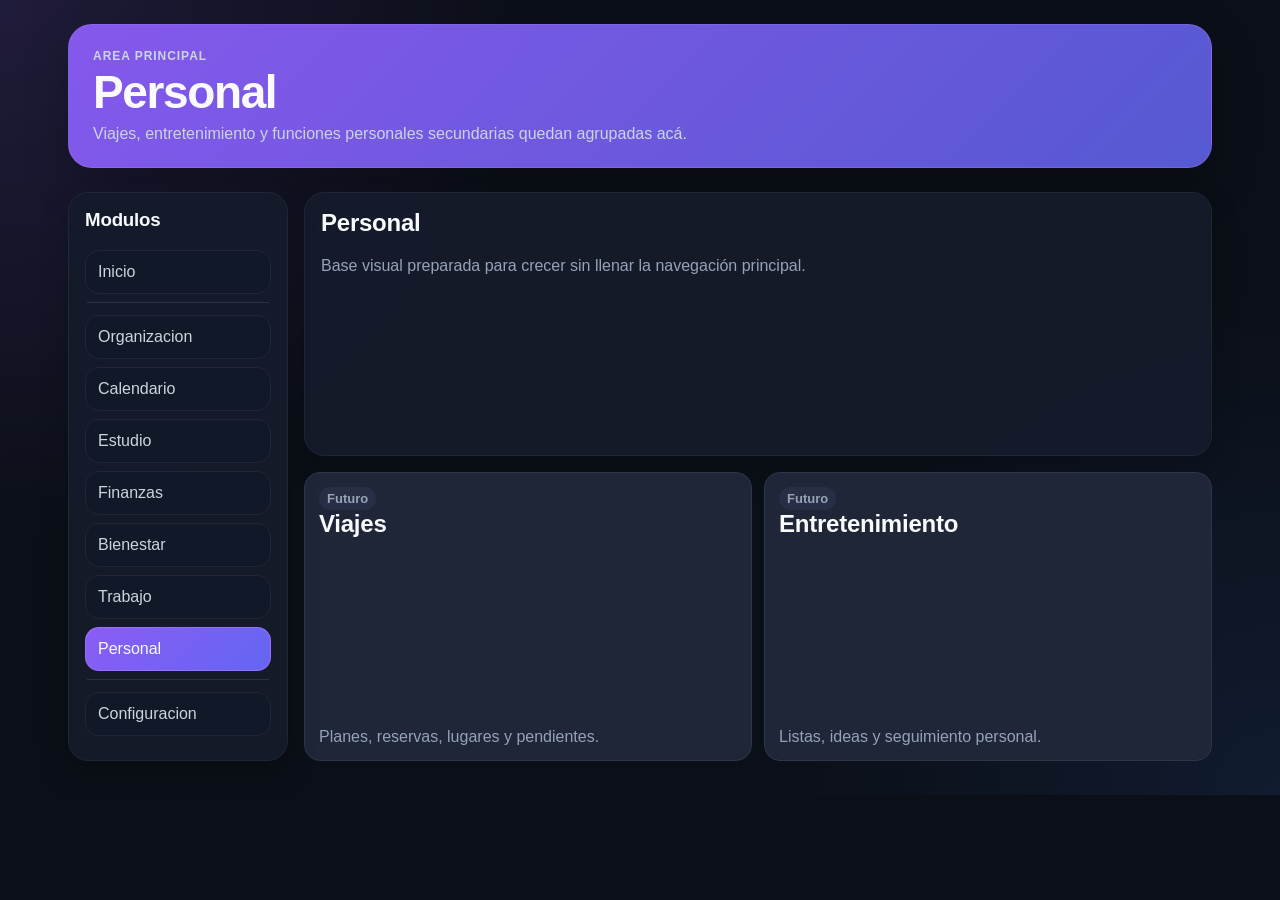
<file: src/web/static/personal.html>
<!doctype html>
<html lang="es">
<head>
  <meta charset="utf-8">
  <meta name="viewport" content="width=device-width, initial-scale=1">
  <title>Jarvis Personal</title>
  <meta name="theme-color" content="#8B5CF6">
  <link rel="manifest" href="manifest.webmanifest">
  <link rel="icon" href="icons/icon.svg" type="image/svg+xml">
  <link rel="apple-touch-icon" href="icons/apple-touch-icon.png">
  <link rel="stylesheet" href="jarvis-theme.css">
  <script src="jarvis-shared.js"></script>
  <style>
    .area-page { display:grid; gap:16px; }
    .area-grid { display:grid; grid-template-columns:repeat(2,minmax(0,1fr)); gap:12px; }
    .area-card { min-height:140px; display:grid; align-content:space-between; gap:12px; }
    .area-card h2 { margin:0; }
    .area-card p { margin:0; }
    @media (max-width:800px) { .area-grid { grid-template-columns:1fr; } }
  </style>
</head>
<body>
  <header>
    <div class="hero">
      <p class="eyebrow">Area principal</p>
      <h1>Personal</h1>
      <p class="subtitle">Viajes, entretenimiento y funciones personales secundarias quedan agrupadas acá.</p>
    </div>
  </header>

  <main>
    <div data-jarvis-nav="personal"></div>

    <div class="area-page">
      <section class="panel">
        <h2>Personal</h2>
        <p class="muted">Base visual preparada para crecer sin llenar la navegación principal.</p>
      </section>

      <section class="area-grid">
        <article class="card area-card">
          <div>
            <span class="pill">Futuro</span>
            <h2>Viajes</h2>
          </div>
          <p class="muted">Planes, reservas, lugares y pendientes.</p>
        </article>
        <article class="card area-card">
          <div>
            <span class="pill">Futuro</span>
            <h2>Entretenimiento</h2>
          </div>
          <p class="muted">Listas, ideas y seguimiento personal.</p>
        </article>
      </section>
    </div>
  </main>
</body>
</html>
</file>
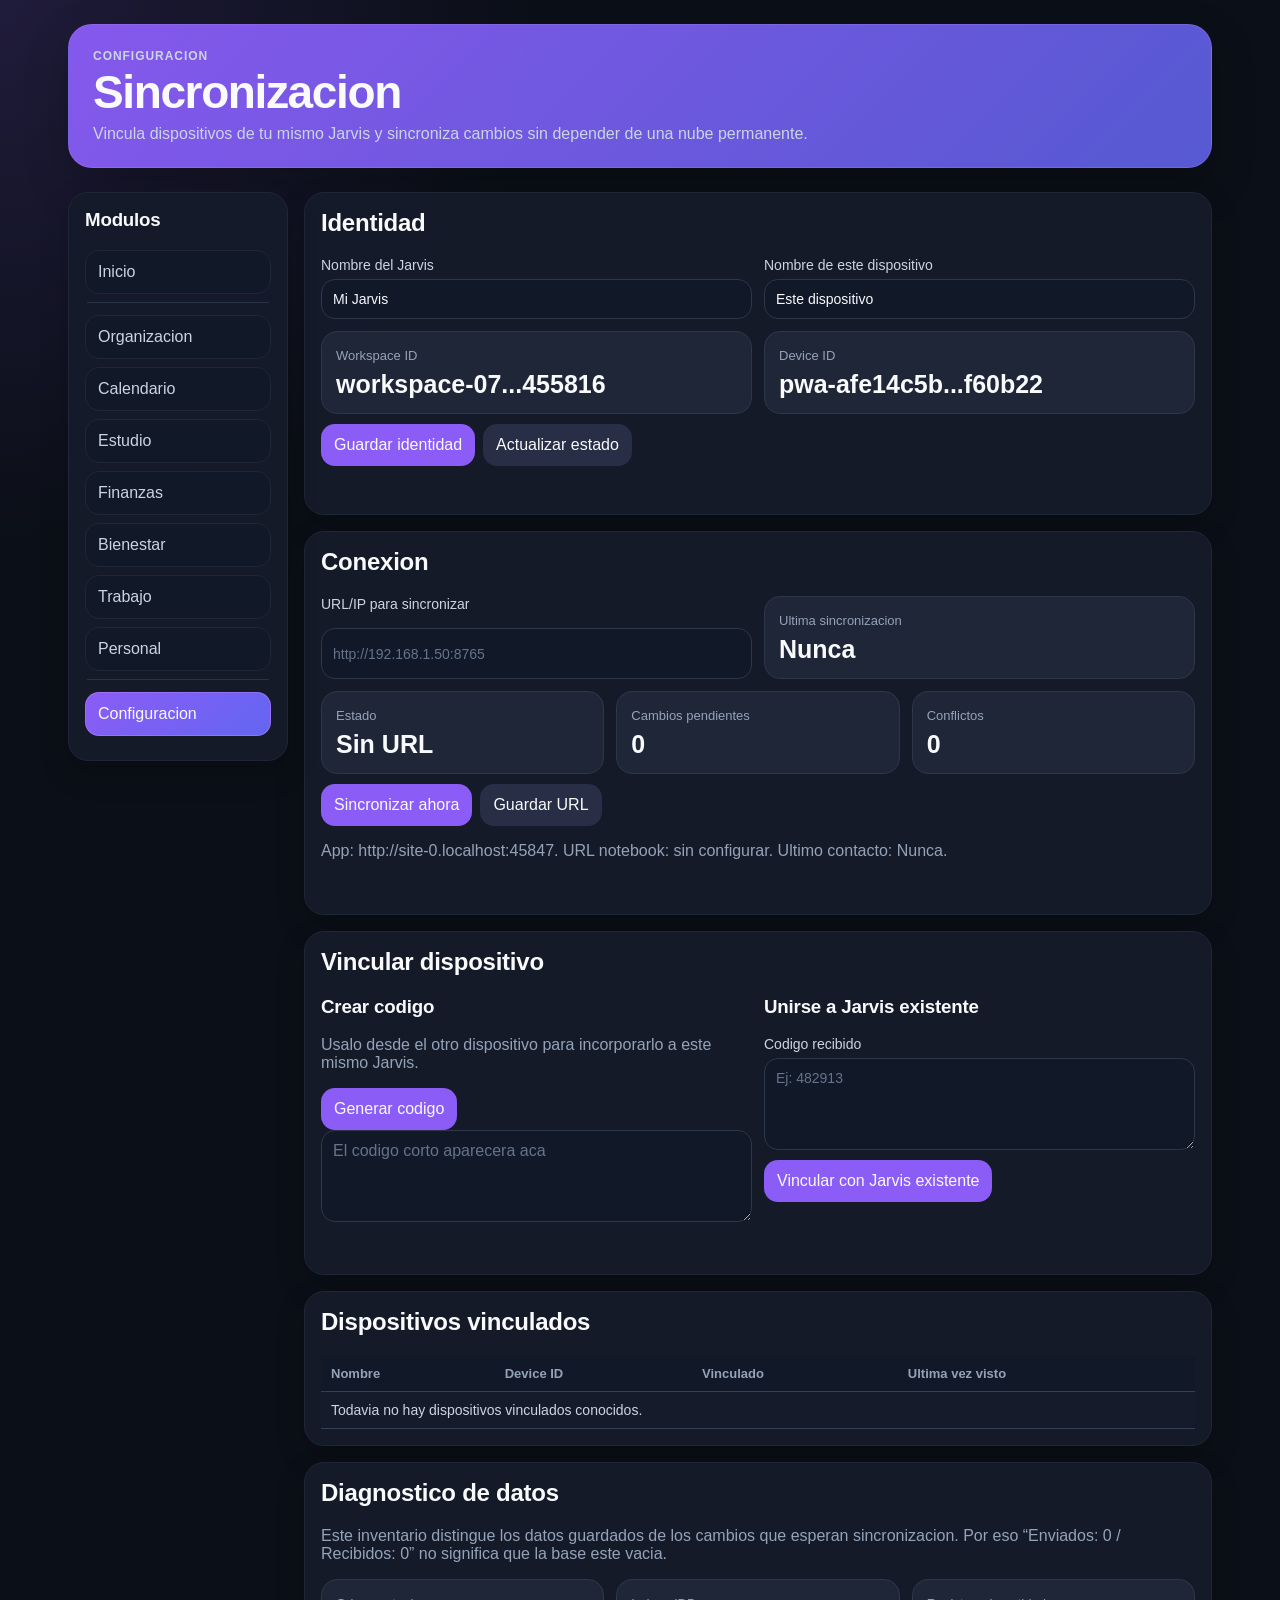
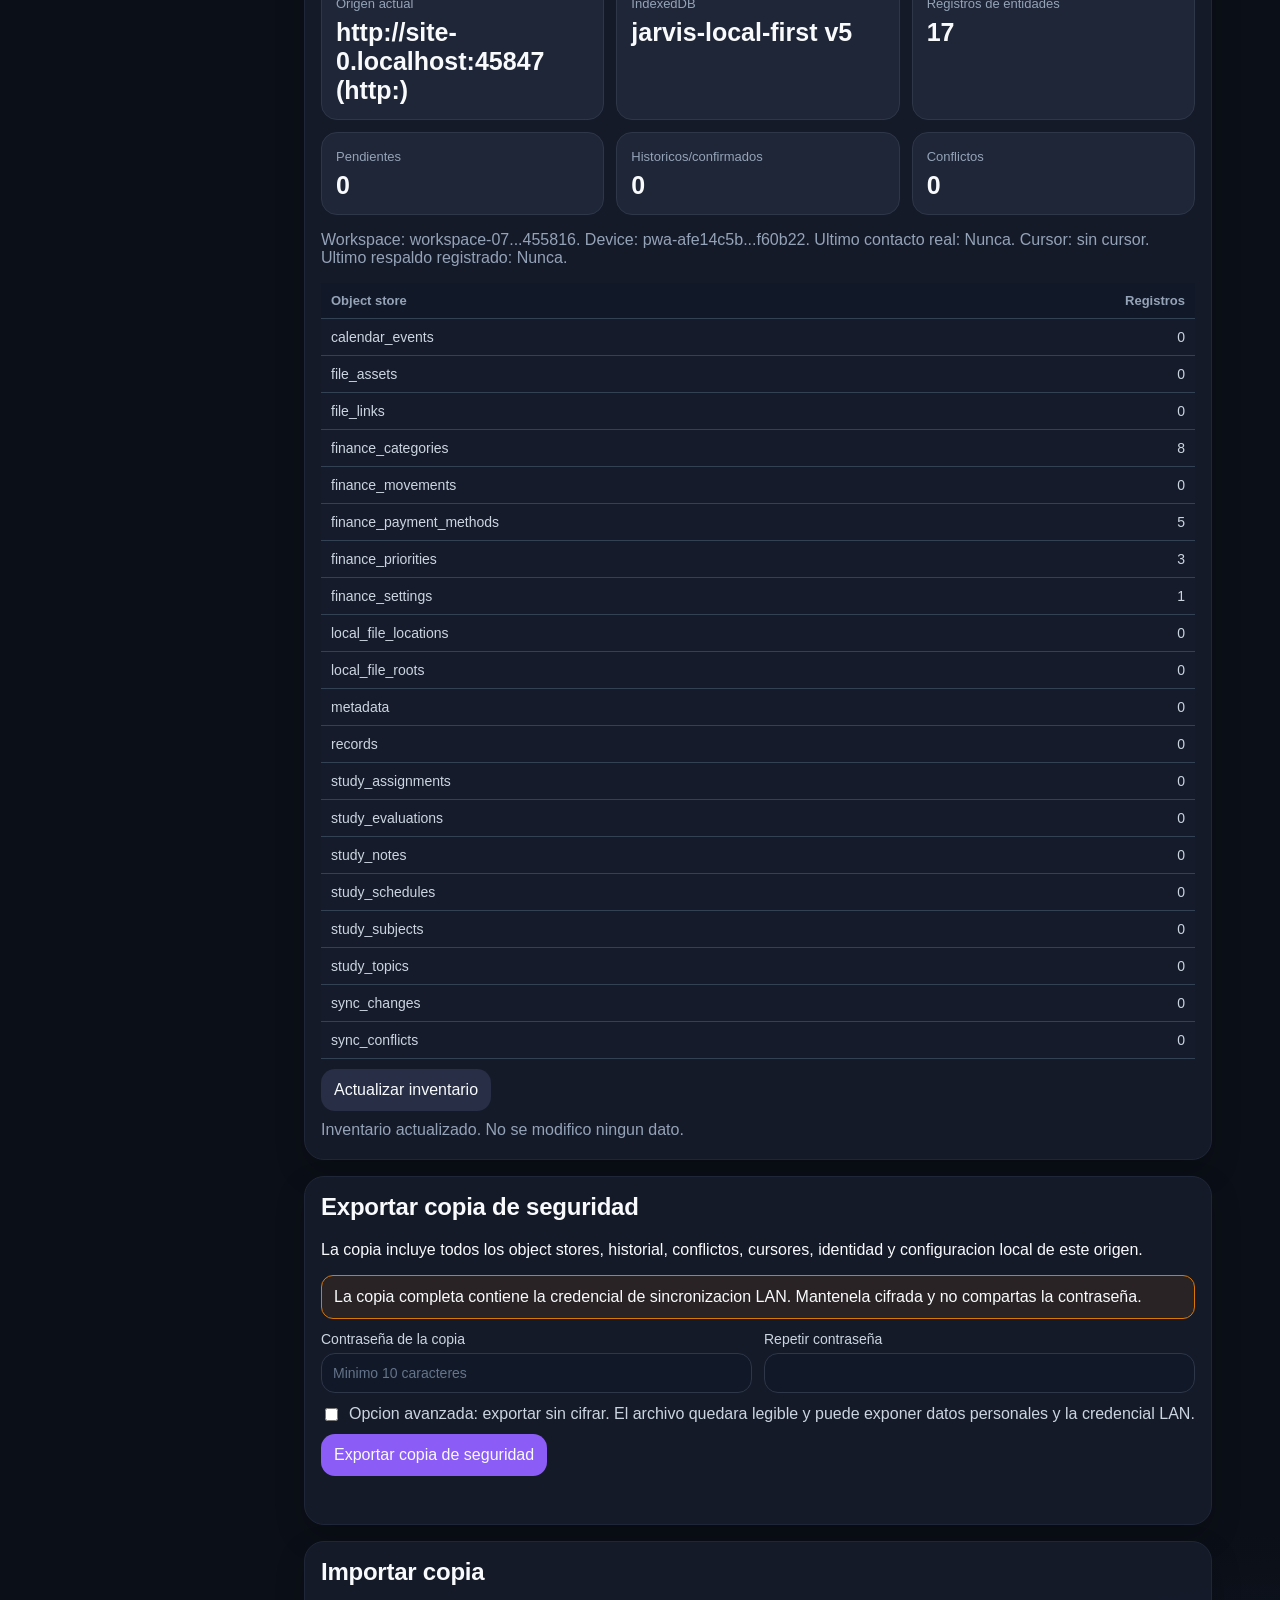
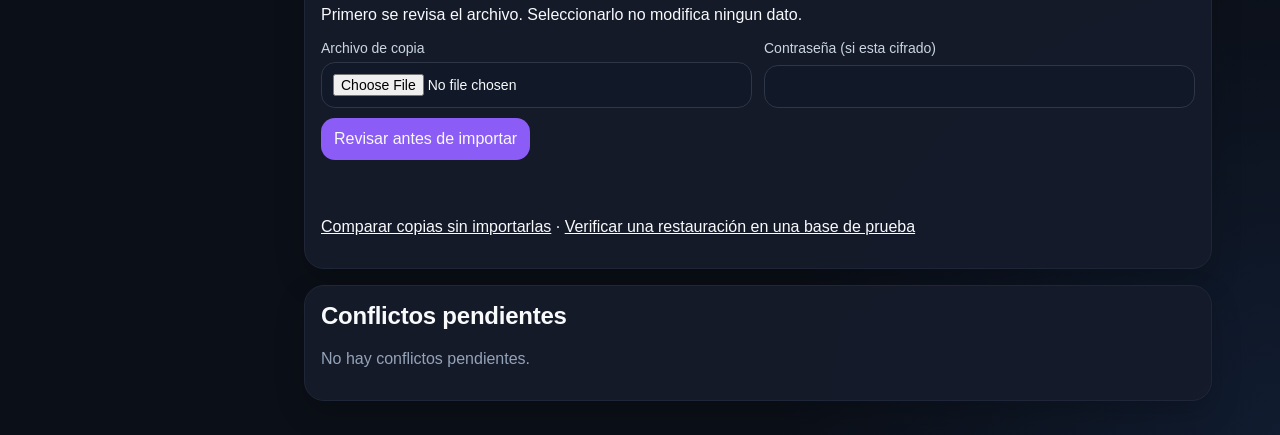
<file: src/web/static/settings.html>
<!doctype html>
<html lang="es">
<head>
  <meta charset="utf-8">
  <meta name="viewport" content="width=device-width, initial-scale=1">
  <title>Jarvis Configuracion</title>
  <meta name="theme-color" content="#8B5CF6">
  <meta name="mobile-web-app-capable" content="yes">
  <meta name="apple-mobile-web-app-capable" content="yes">
  <meta name="apple-mobile-web-app-title" content="Jarvis">
  <meta name="apple-mobile-web-app-status-bar-style" content="black-translucent">
  <link rel="manifest" href="manifest.webmanifest">
  <link rel="icon" href="icons/icon.svg" type="image/svg+xml">
  <link rel="apple-touch-icon" href="icons/apple-touch-icon.png">
  <link rel="stylesheet" href="jarvis-theme.css">
  <script src="jarvis-local-store.js"></script>
  <script src="jarvis-backup.js"></script>
  <script src="jarvis-shared.js"></script>
  <style>
    .settings-page { display:grid; gap:16px; }
    .grid-2 { display:grid; grid-template-columns:1fr 1fr; gap:12px; }
    .grid-3 { display:grid; grid-template-columns:repeat(3,1fr); gap:12px; }
    .field { display:grid; gap:6px; color:var(--text-secondary); font-size:14px; }
    .actions { display:flex; flex-wrap:wrap; gap:8px; margin-top:10px; }
    .code-box { width:100%; min-height:92px; word-break:break-all; white-space:pre-wrap; }
    .conflict-card { display:grid; gap:10px; background:var(--color-surface-elevated); border:1px solid var(--border-secondary); border-radius:16px; padding:14px; }
    .version-grid { display:grid; grid-template-columns:1fr 1fr; gap:10px; }
    .data-table { width:100%; }
    .data-table td:last-child, .data-table th:last-child { text-align:right; }
    .warning-box { border:1px solid #d97706; background:rgba(217,119,6,.1); border-radius:12px; padding:12px; }
    .success-box { border:1px solid #16a34a; background:rgba(22,163,74,.1); border-radius:12px; padding:12px; }
    .backup-options { display:grid; gap:10px; }
    .check-row { display:flex; align-items:flex-start; gap:8px; color:var(--text-secondary); }
    .check-row input { width:auto; margin-top:3px; }
    .preview-summary { display:grid; gap:10px; margin-top:12px; }
    pre { margin:0; white-space:pre-wrap; overflow-wrap:anywhere; background:var(--color-bg-secondary); color:var(--text-secondary); border:1px solid var(--border-main); border-radius:12px; padding:10px; max-height:260px; overflow:auto; }
    @media (max-width:760px) {
      .grid-2, .grid-3, .version-grid { grid-template-columns:1fr; }
      .actions { display:grid; grid-template-columns:1fr; }
    }
  </style>
</head>
<body>
  <header>
    <div class="hero">
      <p class="eyebrow">Configuracion</p>
      <h1>Sincronizacion</h1>
      <p class="subtitle">Vincula dispositivos de tu mismo Jarvis y sincroniza cambios sin depender de una nube permanente.</p>
    </div>
  </header>

  <main>
    <div data-jarvis-nav="settings"></div>

    <div class="settings-page">
      <section class="panel">
        <h2>Identidad</h2>
        <div class="grid-2">
          <label class="field">Nombre del Jarvis
            <input id="workspaceName" type="text" placeholder="Mi Jarvis">
          </label>
          <label class="field">Nombre de este dispositivo
            <input id="deviceName" type="text" placeholder="Notebook principal">
          </label>
        </div>
        <div class="grid-2" style="margin-top:12px">
          <div class="card"><span>Workspace ID</span><strong id="workspaceId">-</strong></div>
          <div class="card"><span>Device ID</span><strong id="deviceId">-</strong></div>
        </div>
        <div class="actions">
          <button onclick="saveSettings()">Guardar identidad</button>
          <button class="light" onclick="loadStatus()">Actualizar estado</button>
        </div>
        <div id="identityStatus" class="status"></div>
      </section>

      <section class="panel">
        <h2>Conexion</h2>
        <div class="grid-2">
          <label class="field">URL/IP para sincronizar
            <input id="notebookUrl" type="url" placeholder="http://192.168.1.50:8765">
          </label>
          <div class="card"><span>Ultima sincronizacion</span><strong id="lastSync">Nunca</strong></div>
        </div>
        <div class="grid-3" style="margin-top:12px">
          <div class="card"><span>Estado</span><strong id="connectionState">Sin probar</strong></div>
          <div class="card"><span>Cambios pendientes</span><strong id="pendingCount">0</strong></div>
          <div class="card"><span>Conflictos</span><strong id="conflictCount">0</strong></div>
        </div>
        <div class="actions">
          <button onclick="syncNow()">Sincronizar ahora</button>
          <button class="light" onclick="saveSettings()">Guardar URL</button>
        </div>
        <p id="connectionDetail" class="muted"></p>
        <div id="syncStatus" class="status"></div>
      </section>

      <section class="panel">
        <h2>Vincular dispositivo</h2>
        <div class="grid-2">
          <div>
            <h3>Crear codigo</h3>
            <p class="muted">Usalo desde el otro dispositivo para incorporarlo a este mismo Jarvis.</p>
            <button onclick="createPairingCode()">Generar codigo</button>
            <textarea id="pairingCode" class="code-box" readonly placeholder="El codigo corto aparecera aca"></textarea>
          </div>
          <div>
            <h3>Unirse a Jarvis existente</h3>
            <label class="field">Codigo recibido
              <textarea id="joinCode" class="code-box" placeholder="Ej: 482913"></textarea>
            </label>
            <button style="margin-top:10px" onclick="joinWorkspace()">Vincular con Jarvis existente</button>
          </div>
        </div>
        <div id="pairingStatus" class="status"></div>
      </section>

      <section class="panel">
        <h2>Dispositivos vinculados</h2>
        <table>
          <thead><tr><th>Nombre</th><th>Device ID</th><th>Vinculado</th><th>Ultima vez visto</th></tr></thead>
          <tbody id="devices"></tbody>
        </table>
      </section>

      <section class="panel" id="dataDiagnostics">
        <h2>Diagnostico de datos</h2>
        <p class="muted">Este inventario distingue los datos guardados de los cambios que esperan sincronizacion. Por eso “Enviados: 0 / Recibidos: 0” no significa que la base este vacia.</p>
        <div class="grid-3">
          <div class="card"><span>Origen actual</span><strong id="inventoryOrigin">-</strong></div>
          <div class="card"><span>IndexedDB</span><strong id="inventoryDatabase">-</strong></div>
          <div class="card"><span>Registros de entidades</span><strong id="inventoryEntities">0</strong></div>
        </div>
        <div class="grid-3" style="margin-top:12px">
          <div class="card"><span>Pendientes</span><strong id="inventoryPending">0</strong></div>
          <div class="card"><span>Historicos/confirmados</span><strong id="inventoryConfirmed">0</strong></div>
          <div class="card"><span>Conflictos</span><strong id="inventoryConflicts">0</strong></div>
        </div>
        <p id="inventoryDetail" class="muted"></p>
        <table class="data-table">
          <thead><tr><th>Object store</th><th>Registros</th></tr></thead>
          <tbody id="inventoryStores"><tr><td colspan="2">Leyendo inventario...</td></tr></tbody>
        </table>
        <div class="actions"><button class="light" onclick="loadDataInventory()">Actualizar inventario</button></div>
        <div id="inventoryStatus" class="status"></div>
      </section>

      <section class="panel" id="backupExport">
        <h2>Exportar copia de seguridad</h2>
        <p>La copia incluye todos los object stores, historial, conflictos, cursores, identidad y configuracion local de este origen.</p>
        <div class="warning-box">La copia completa contiene la credencial de sincronizacion LAN. Mantenela cifrada y no compartas la contraseña.</div>
        <div class="grid-2" style="margin-top:12px">
          <label class="field">Contraseña de la copia
            <input id="exportPassword" type="password" autocomplete="new-password" minlength="10" placeholder="Minimo 10 caracteres">
          </label>
          <label class="field">Repetir contraseña
            <input id="exportPasswordConfirm" type="password" autocomplete="new-password" minlength="10">
          </label>
        </div>
        <label class="check-row" style="margin-top:12px"><input id="plainExport" type="checkbox"> <span>Opcion avanzada: exportar sin cifrar. El archivo quedara legible y puede exponer datos personales y la credencial LAN.</span></label>
        <div class="actions"><button onclick="exportBackup(false)">Exportar copia de seguridad</button></div>
        <div id="exportStatus" class="status"></div>
      </section>

      <section class="panel" id="backupImport">
        <h2>Importar copia</h2>
        <p>Primero se revisa el archivo. Seleccionarlo no modifica ningun dato.</p>
        <div class="grid-2">
          <label class="field">Archivo de copia
            <input id="importFile" type="file" accept=".json,application/json">
          </label>
          <label class="field">Contraseña (si esta cifrado)
            <input id="importPassword" type="password" autocomplete="current-password">
          </label>
        </div>
        <div class="actions"><button onclick="reviewImport()">Revisar antes de importar</button></div>
        <div id="importStatus" class="status"></div>
        <div id="importPreview" class="preview-summary" hidden></div>
        <div id="importActions" hidden>
          <div class="warning-box">La combinacion conserva la identidad y el device ID actuales. Los registros diferentes no se pisan: se convierten en conflictos visibles.</div>
          <div class="actions">
            <button class="light" onclick="downloadPreImportBackup()">1. Descargar respaldo previo</button>
            <button id="applyImportButton" onclick="applyReviewedImport()" disabled>2. Aplicar combinacion segura</button>
          </div>
        </div>
        <p style="margin-top:14px"><a href="backup-compare.html">Comparar copias sin importarlas</a> · <a href="backup-sandbox.html">Verificar una restauración en una base de prueba</a></p>
      </section>

      <section class="panel">
        <h2>Conflictos pendientes</h2>
        <div id="conflicts"></div>
      </section>
    </div>
  </main>

  <script>
    let currentStatus = null;
    let reviewedImport = null;
    let preImportBackupReady = false;

    function shortId(value) {
      const text = safeText(value, "-");
      return text.length > 18 ? `${text.slice(0, 12)}...${text.slice(-6)}` : text;
    }

    function formatDate(value) {
      return safeText(value, "Nunca").replace("T", " ");
    }

    function jsonBlock(value) {
      return escapeHtml(JSON.stringify(value || {}, null, 2));
    }

    async function loadStatus() {
      const data = await api("/api/sync/status");
      currentStatus = data.status || data;
      $("workspaceName").value = safeText(currentStatus.workspace_name, "Mi Jarvis");
      $("deviceName").value = safeText(currentStatus.device_name, "Este dispositivo");
      $("workspaceId").textContent = shortId(currentStatus.workspace_id);
      $("deviceId").textContent = shortId(currentStatus.device_id);
      $("notebookUrl").value = safeText(currentStatus.notebook_url);
      $("lastSync").textContent = formatDate(currentStatus.last_sync_at);
      $("pendingCount").textContent = currentStatus.pending_total || currentStatus.legacy_pending_total || 0;
      $("conflictCount").textContent = currentStatus.conflict_count || 0;
      $("connectionState").textContent = currentStatus.last_contact_at ? "Contactado" : (safeText(currentStatus.notebook_url) ? "Sin probar" : "Sin URL");
      const context = currentStatus.connection_context || {};
      $("connectionDetail").textContent = `App: ${context.app_origin || location.origin}. URL notebook: ${currentStatus.notebook_url || "sin configurar"}. Ultimo contacto: ${formatDate(currentStatus.last_contact_at)}.`;
      renderDevices(currentStatus.linked_devices || []);
      await loadConflicts();
      await loadDataInventory();
    }

    function backupFilename(prefix = "jarvis-export-v1") {
      return `${prefix}-${new Date().toISOString().replace(/[:.]/g, "-")}.json`;
    }

    async function buildProtectedBackup(password, allowPlain = false) {
      const pkg = await window.JarvisBackup.createPackage();
      await window.JarvisBackup.validatePackage(pkg);
      return allowPlain ? pkg : window.JarvisBackup.encryptPackage(pkg, password);
    }

    async function loadDataInventory() {
      try {
        $("inventoryStatus").textContent = "Leyendo datos sin modificarlos...";
        const pkg = await window.JarvisBackup.createPackage();
        const inventory = window.JarvisBackup.inventoryFromPackage(pkg);
        const stats = inventory.statistics || {};
        $("inventoryOrigin").textContent = `${inventory.origin} (${inventory.protocol})`;
        $("inventoryDatabase").textContent = `${inventory.database_name} v${inventory.database_version}`;
        $("inventoryEntities").textContent = stats.total_entities || 0;
        $("inventoryPending").textContent = stats.pending_changes || 0;
        $("inventoryConfirmed").textContent = stats.confirmed_changes || 0;
        $("inventoryConflicts").textContent = stats.conflicts || 0;
        $("inventoryDetail").textContent = `Workspace: ${shortId(inventory.workspace_id)}. Device: ${shortId(inventory.device_id)}. Ultimo contacto real: ${formatDate(inventory.last_contact)}. Cursor: ${Object.values(inventory.cursors || {}).filter(Boolean).join(", ") || "sin cursor"}. Ultimo respaldo registrado: ${formatDate(inventory.last_backup)}.`;
        $("inventoryStores").innerHTML = Object.entries(stats.store_counts || {}).map(([name, count]) => `<tr><td data-label="Object store">${escapeHtml(name)}</td><td data-label="Registros">${count}</td></tr>`).join("") || `<tr><td colspan="2">No hay stores.</td></tr>`;
        $("inventoryStatus").textContent = "Inventario actualizado. No se modifico ningun dato.";
      } catch (error) {
        $("inventoryStatus").textContent = error.message;
      }
    }

    async function exportBackup(isPreImport) {
      const status = isPreImport ? $("importStatus") : $("exportStatus");
      try {
        const plain = !isPreImport && $("plainExport").checked;
        const password = isPreImport ? $("importPassword").value : $("exportPassword").value;
        if (!plain) {
          const confirmation = isPreImport ? password : $("exportPasswordConfirm").value;
          if (password.length < 10) throw new Error("Usa una contraseña de al menos 10 caracteres.");
          if (password !== confirmation) throw new Error("Las contraseñas no coinciden.");
        }
        status.textContent = "Generando y validando la copia completa...";
        const output = await buildProtectedBackup(password, plain);
        window.JarvisBackup.downloadJson(output, backupFilename(isPreImport ? "jarvis-pre-import-v1" : "jarvis-export-v1"));
        localStorage.setItem("jarvis_last_backup_exported_at", new Date().toISOString());
        status.textContent = plain ? "Copia sin cifrar descargada. Guardala en un lugar seguro." : "Copia cifrada descargada y validada.";
        if (isPreImport) {
          preImportBackupReady = true;
          $("applyImportButton").disabled = false;
        }
        return true;
      } catch (error) {
        status.textContent = error.message;
        return false;
      }
    }

    async function reviewImport() {
      reviewedImport = null;
      preImportBackupReady = false;
      $("applyImportButton").disabled = true;
      $("importPreview").hidden = true;
      $("importActions").hidden = true;
      try {
        const file = $("importFile").files[0];
        if (!file) throw new Error("Selecciona primero un archivo de copia.");
        $("importStatus").textContent = "Validando formato, cifrado e integridad...";
        const pkg = await window.JarvisBackup.parseFileText(await file.text(), $("importPassword").value);
        reviewedImport = await window.JarvisBackup.createPreview(pkg);
        const preview = reviewedImport;
        const s = preview.summary;
        const workspaceMessage = preview.workspace_mismatch ? `<div class="warning-box">Este archivo pertenece a otro workspace. La importacion queda bloqueada; solo se permite comparar.</div>` : "";
        const compatibilityMessage = preview.incompatible_stores.length ? `<div class="warning-box">Stores incompatibles: ${preview.incompatible_stores.map(escapeHtml).join(", ")}. Actualiza Jarvis antes de importar.</div>` : "";
        $("importPreview").innerHTML = `
          ${workspaceMessage}${compatibilityMessage}
          <div class="grid-3">
            <div class="card"><span>Origen</span><strong>${escapeHtml(pkg.source_origin)}</strong></div>
            <div class="card"><span>Fecha</span><strong>${escapeHtml(formatDate(pkg.exported_at))}</strong></div>
            <div class="card"><span>Version</span><strong>Formato ${pkg.format_version} / App ${escapeHtml(pkg.app_version)}</strong></div>
          </div>
          <div class="grid-3">
            <div class="card"><span>Nuevos</span><strong>${s.new_records}</strong></div>
            <div class="card"><span>Identicos</span><strong>${s.identical}</strong></div>
            <div class="card"><span>Diferentes / conflictos</span><strong>${s.different}</strong></div>
          </div>
          <p class="muted">Workspace: ${escapeHtml(shortId(pkg.workspace_id))}. Device de origen: ${escapeHtml(shortId(pkg.device_id))}. Borrados logicos nuevos: ${s.logically_deleted}. Conflictos ya registrados para esta misma copia: ${s.existing_import_conflicts || 0}. Identidad actual: se conserva. localStorage actual: se conserva.</p>
          <table class="data-table"><thead><tr><th>Store</th><th>Actual / copia / nuevos / iguales / diferentes</th></tr></thead><tbody>${Object.entries(s.stores).map(([name, item]) => `<tr><td>${escapeHtml(name)}</td><td>${item.current} / ${item.incoming} / ${item.new_records} / ${item.identical} / ${item.different}</td></tr>`).join("")}</tbody></table>`;
        $("importPreview").hidden = false;
        $("importActions").hidden = preview.workspace_mismatch || preview.incompatible_stores.length > 0;
        $("importStatus").textContent = (preview.workspace_mismatch || preview.incompatible_stores.length) ? "Vista previa lista. No se modifico ningun dato; la importacion esta bloqueada por incompatibilidad." : "Vista previa lista. No se modifico ningun dato.";
      } catch (error) {
        $("importStatus").textContent = error.message;
      }
    }

    async function downloadPreImportBackup() {
      if (!reviewedImport) { $("importStatus").textContent = "Primero revisa el archivo."; return; }
      if (!$("importPassword").value || $("importPassword").value.length < 10) {
        $("importStatus").textContent = "Para el respaldo previo, ingresa una contraseña de al menos 10 caracteres.";
        return;
      }
      await exportBackup(true);
    }

    async function applyReviewedImport() {
      if (!reviewedImport || !preImportBackupReady) { $("importStatus").textContent = "Primero revisa el archivo y descarga el respaldo previo."; return; }
      try {
        $("applyImportButton").disabled = true;
        $("importStatus").textContent = "Aplicando una unica transaccion...";
        const result = await window.JarvisBackup.applyPreview(reviewedImport, { backupConfirmed:true });
        $("importStatus").textContent = `La importacion se completo. Agregados: ${result.added}. Identicos conservados: ${result.identical}. Conflictos detectados: ${result.conflicts}. La identidad no cambio.`;
        reviewedImport = null;
        preImportBackupReady = false;
        await loadStatus();
      } catch (error) {
        $("importStatus").textContent = error.message;
        $("applyImportButton").disabled = false;
      }
    }

    function renderDevices(devices) {
      $("devices").innerHTML = devices.length ? devices.map((device) => `
        <tr>
          <td data-label="Nombre">${escapeHtml(device.device_name, "Dispositivo")}</td>
          <td data-label="Device ID">${escapeHtml(shortId(device.device_id))}</td>
          <td data-label="Vinculado">${escapeHtml(formatDate(device.linked_at))}</td>
          <td data-label="Ultima vez visto">${escapeHtml(formatDate(device.last_seen_at))}</td>
        </tr>
      `).join("") : `<tr><td colspan="4">Todavia no hay dispositivos vinculados conocidos.</td></tr>`;
    }

    async function saveSettings() {
      try {
        const data = await api("/api/sync/settings", {
          workspace_name:$("workspaceName").value,
          device_name:$("deviceName").value,
          notebook_url:$("notebookUrl").value
        });
        $("identityStatus").textContent = "Configuracion guardada.";
        currentStatus = data.status || data;
        await loadStatus();
      } catch (error) {
        $("identityStatus").textContent = error.message;
      }
    }

    async function createPairingCode() {
      try {
        await saveSettings();
        const fallback = /^https?:\/\/(localhost|127\.0\.0\.1|192\.168\.|10\.|172\.(1[6-9]|2\d|3[0-1])\.)/i.test(location.origin) ? location.origin : "";
        const baseUrl = normalizeJarvisPeerUrl($("notebookUrl").value, fallback);
        if (!baseUrl) throw new Error("Configura primero la URL/IP de la notebook. Ej: http://192.168.1.50:8765");
        await window.JarvisLocalStore.probeNotebook(baseUrl);
        let response;
        const controller = new AbortController();
        const timer = setTimeout(() => controller.abort(), 5000);
        try {
          response = await fetch(`${baseUrl}/api/sync/pairing/start`, {
            method:"POST",
            headers:{ "Content-Type":"application/json" },
            body:JSON.stringify({}),
            signal:controller.signal
          });
        } catch (error) {
          if (error.name === "AbortError") throw new Error(`La notebook en ${baseUrl} no respondio al solicitar el codigo.`);
          throw error;
        } finally {
          clearTimeout(timer);
        }
        const data = await readJsonResponse(response, `${baseUrl}/api/sync/pairing/start`);
        if (!response.ok || data.ok === false) throw new Error(data.error || "No se pudo generar el codigo.");
        const pairing = data.pairing || data;
        $("pairingCode").value = pairing.pairing_code || "";
        $("pairingStatus").textContent = "Codigo generado. Pegalo en el otro dispositivo.";
      } catch (error) {
        $("pairingStatus").textContent = error.message;
      }
    }

    async function joinWorkspace() {
      try {
        const data = await api("/api/sync/pairing/join", {
          notebook_url:$("notebookUrl").value,
          pairing_code:$("joinCode").value,
          device_name:$("deviceName").value
        });
        const firstSync = data.first_sync || {};
        $("pairingStatus").textContent = `Dispositivo vinculado y primera sincronizacion completa. Enviados: ${firstSync.sent || 0}. Recibidos: ${firstSync.received || 0}.`;
        currentStatus = data.status || data;
        await loadStatus();
      } catch (error) {
        $("pairingStatus").textContent = error.message;
      }
    }

    async function syncNow() {
      try {
        $("syncStatus").textContent = "Sincronizando...";
        await saveSettings();
        const data = await api("/api/sync/run", { notebook_url:$("notebookUrl").value });
        $("connectionState").textContent = "Conectado";
        $("syncStatus").textContent = `Sync OK. Enviados: ${data.sent || 0}. Recibidos: ${data.received || 0}.`;
        await loadStatus();
      } catch (error) {
        $("connectionState").textContent = "No disponible";
        $("syncStatus").textContent = error.message;
      }
    }

    async function loadConflicts() {
      const data = await api("/api/sync/conflicts");
      const conflicts = data.conflicts || [];
      $("conflicts").innerHTML = conflicts.length ? conflicts.map((conflict) => `
        <article class="conflict-card">
          <div>
            <span class="pill danger">${escapeHtml(conflict.entity)}</span>
            <span class="pill">${escapeHtml(conflict.reason)}</span>
            <span class="muted">${escapeHtml(formatDate(conflict.created_at))}</span>
          </div>
          <div class="version-grid">
            <div>
              <h3>Version local</h3>
              <pre>${jsonBlock(conflict.local_value)}</pre>
            </div>
            <div>
              <h3>Version remota</h3>
              <pre>${jsonBlock(conflict.remote_value)}</pre>
            </div>
          </div>
          <div class="actions">
            <button class="light" onclick="resolveConflict('${conflict.conflict_id}', 'local')">Conservar local</button>
            <button onclick="resolveConflict('${conflict.conflict_id}', 'remote')">Aceptar remota</button>
          </div>
        </article>
      `).join("") : `<p class="muted">No hay conflictos pendientes.</p>`;
    }

    async function resolveConflict(id, resolution) {
      await api("/api/sync/conflicts/resolve", { conflict_id:id, resolution });
      await loadStatus();
    }

    loadStatus().catch((error) => $("syncStatus").textContent = error.message);
    window.addEventListener("jarvis-sync-state", (event) => {
      if (event.detail?.ok) {
        $("connectionState").textContent = "Contactado";
        loadStatus().catch(() => {});
      } else if (event.detail?.error) {
        $("connectionState").textContent = "No disponible";
        $("syncStatus").textContent = `Sincronizacion automatica pendiente: ${event.detail.error}`;
      }
    });
  </script>
</body>
</html>
</file>
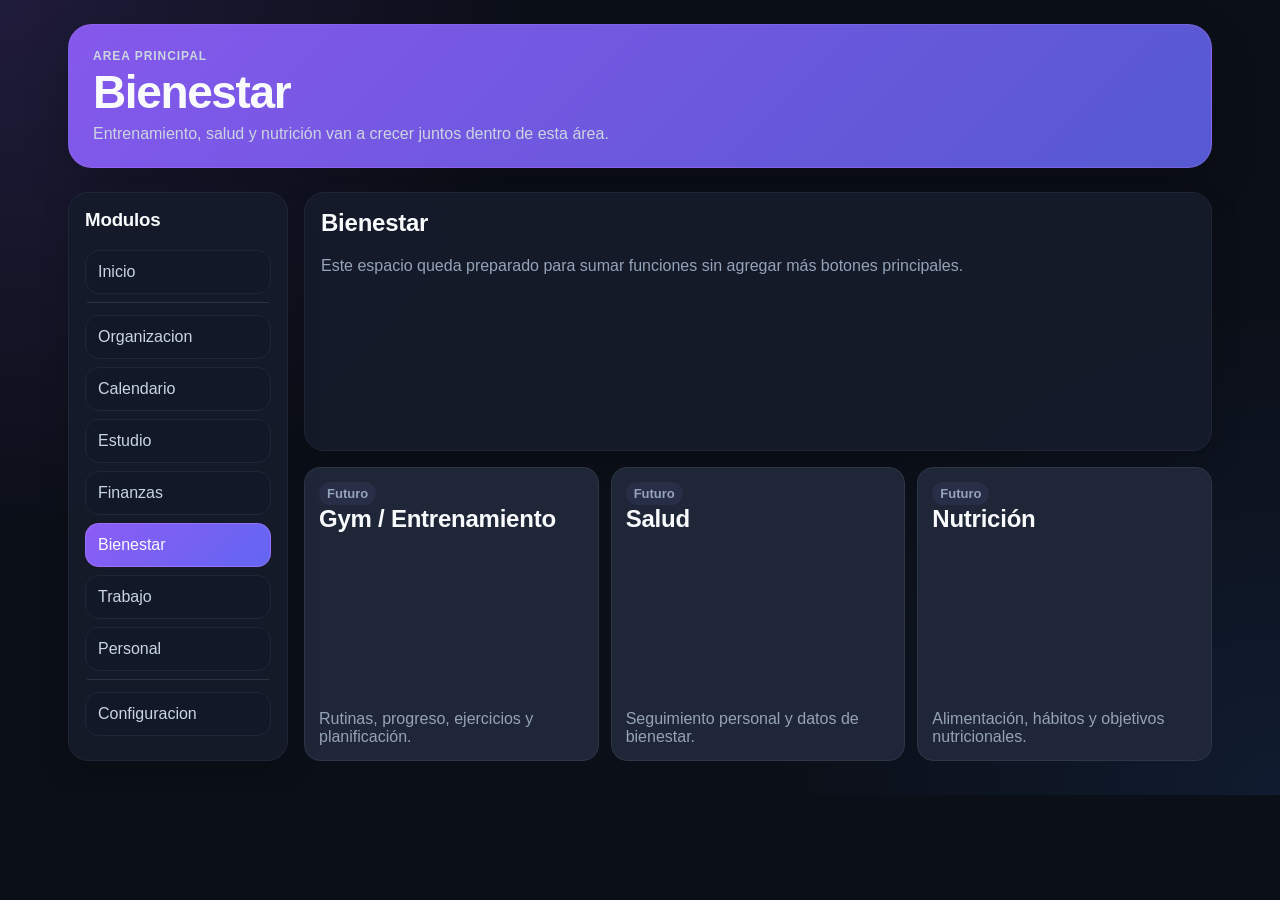
<file: src/web/static/wellbeing.html>
<!doctype html>
<html lang="es">
<head>
  <meta charset="utf-8">
  <meta name="viewport" content="width=device-width, initial-scale=1">
  <title>Jarvis Bienestar</title>
  <meta name="theme-color" content="#8B5CF6">
  <link rel="manifest" href="manifest.webmanifest">
  <link rel="icon" href="icons/icon.svg" type="image/svg+xml">
  <link rel="apple-touch-icon" href="icons/apple-touch-icon.png">
  <link rel="stylesheet" href="jarvis-theme.css">
  <script src="jarvis-shared.js"></script>
  <style>
    .area-page { display:grid; gap:16px; }
    .area-grid { display:grid; grid-template-columns:repeat(3,minmax(0,1fr)); gap:12px; }
    .area-card { min-height:150px; display:grid; align-content:space-between; gap:12px; }
    .area-card h2 { margin:0; }
    .area-card p { margin:0; }
    @media (max-width:900px) { .area-grid { grid-template-columns:1fr; } }
  </style>
</head>
<body>
  <header>
    <div class="hero">
      <p class="eyebrow">Area principal</p>
      <h1>Bienestar</h1>
      <p class="subtitle">Entrenamiento, salud y nutrición van a crecer juntos dentro de esta área.</p>
    </div>
  </header>

  <main>
    <div data-jarvis-nav="wellbeing"></div>

    <div class="area-page">
      <section class="panel">
        <h2>Bienestar</h2>
        <p class="muted">Este espacio queda preparado para sumar funciones sin agregar más botones principales.</p>
      </section>

      <section class="area-grid">
        <article class="card area-card">
          <div>
            <span class="pill">Futuro</span>
            <h2>Gym / Entrenamiento</h2>
          </div>
          <p class="muted">Rutinas, progreso, ejercicios y planificación.</p>
        </article>
        <article class="card area-card">
          <div>
            <span class="pill">Futuro</span>
            <h2>Salud</h2>
          </div>
          <p class="muted">Seguimiento personal y datos de bienestar.</p>
        </article>
        <article class="card area-card">
          <div>
            <span class="pill">Futuro</span>
            <h2>Nutrición</h2>
          </div>
          <p class="muted">Alimentación, hábitos y objetivos nutricionales.</p>
        </article>
      </section>
    </div>
  </main>
</body>
</html>
</file>
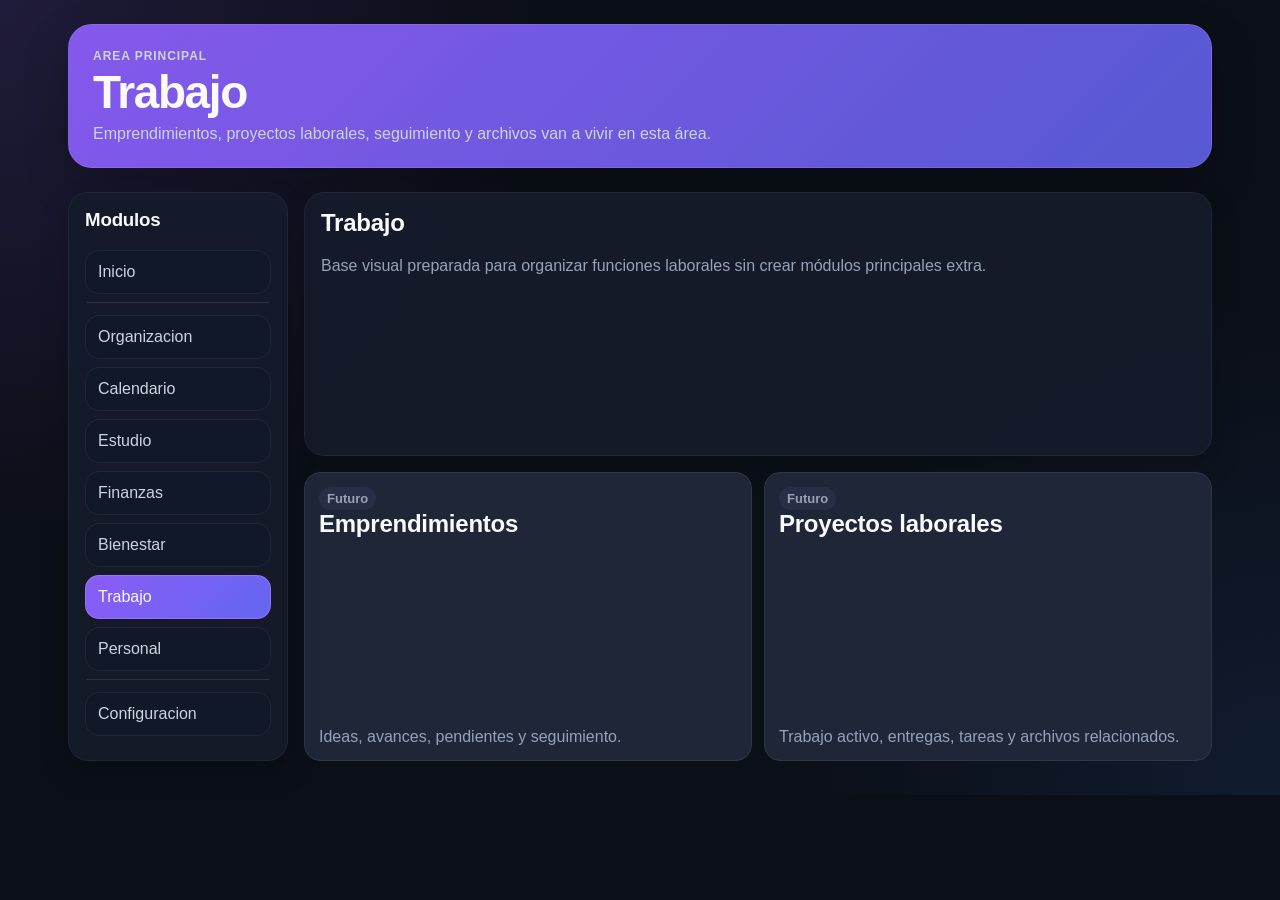
<file: src/web/static/work.html>
<!doctype html>
<html lang="es">
<head>
  <meta charset="utf-8">
  <meta name="viewport" content="width=device-width, initial-scale=1">
  <title>Jarvis Trabajo</title>
  <meta name="theme-color" content="#8B5CF6">
  <link rel="manifest" href="manifest.webmanifest">
  <link rel="icon" href="icons/icon.svg" type="image/svg+xml">
  <link rel="apple-touch-icon" href="icons/apple-touch-icon.png">
  <link rel="stylesheet" href="jarvis-theme.css">
  <script src="jarvis-shared.js"></script>
  <style>
    .area-page { display:grid; gap:16px; }
    .area-grid { display:grid; grid-template-columns:repeat(2,minmax(0,1fr)); gap:12px; }
    .area-card { min-height:140px; display:grid; align-content:space-between; gap:12px; }
    .area-card h2 { margin:0; }
    .area-card p { margin:0; }
    @media (max-width:800px) { .area-grid { grid-template-columns:1fr; } }
  </style>
</head>
<body>
  <header>
    <div class="hero">
      <p class="eyebrow">Area principal</p>
      <h1>Trabajo</h1>
      <p class="subtitle">Emprendimientos, proyectos laborales, seguimiento y archivos van a vivir en esta área.</p>
    </div>
  </header>

  <main>
    <div data-jarvis-nav="work"></div>

    <div class="area-page">
      <section class="panel">
        <h2>Trabajo</h2>
        <p class="muted">Base visual preparada para organizar funciones laborales sin crear módulos principales extra.</p>
      </section>

      <section class="area-grid">
        <article class="card area-card">
          <div>
            <span class="pill">Futuro</span>
            <h2>Emprendimientos</h2>
          </div>
          <p class="muted">Ideas, avances, pendientes y seguimiento.</p>
        </article>
        <article class="card area-card">
          <div>
            <span class="pill">Futuro</span>
            <h2>Proyectos laborales</h2>
          </div>
          <p class="muted">Trabajo activo, entregas, tareas y archivos relacionados.</p>
        </article>
      </section>
    </div>
  </main>
</body>
</html>
</file>
<file: src/web/static/jarvis-theme.css>
:root,
:root[data-theme="jarvis-dark"] {
  --color-bg-main:#0B0F17;
  --color-bg-secondary:#111827;
  --color-surface:#161B2B;
  --color-surface-elevated:#1F2637;
  --color-surface-hover:#272E45;

  --color-primary:#8B5CF6;
  --color-primary-hover:#A855F7;
  --color-primary-soft:#C084FC;
  --gradient-primary:linear-gradient(135deg,#8B5CF6,#6366F1);
  --gradient-surface:linear-gradient(135deg,#0B0F17,#161B2B);

  --color-success:#22C55E;
  --color-danger:#EF4444;
  --color-investment:#3B82F6;
  --color-investment-alt:#6366F1;
  --color-warning:#F59E0B;

  --text-main:#F8FAFC;
  --text-secondary:#CBD5E1;
  --text-tertiary:#94A3B8;
  --text-disabled:#64748B;
  --text-inverted:#0B0F17;

  --border-main:#1F2637;
  --border-secondary:#2D3748;
  --divider-subtle:#334155;
  --focus-ring:#8B5CF6;

  --radius-sm:10px;
  --radius-md:14px;
  --radius-lg:20px;
  --shadow-soft:0 18px 45px rgba(0,0,0,.22);
  --shadow-panel:0 12px 30px rgba(0,0,0,.18);
}

* { box-sizing:border-box; }
html { background:var(--color-bg-main); width:100%; overflow-x:hidden; }
body {
  margin:0;
  width:100%;
  max-width:100%;
  overflow-x:hidden;
  font-family:Segoe UI, Arial, sans-serif;
  background:
    radial-gradient(circle at top left, rgba(139,92,246,.16), transparent 34rem),
    radial-gradient(circle at bottom right, rgba(59,130,246,.11), transparent 32rem),
    var(--color-bg-main);
  color:var(--text-main);
}
a { color:inherit; }
header { max-width:1180px; margin:auto; padding:24px 18px 10px; }
h1 { margin:0; color:var(--text-main); font-size:clamp(30px,5vw,46px); line-height:1; letter-spacing:-.03em; }
h2, h3 { margin-top:0; color:var(--text-main); letter-spacing:-.01em; }
main { width:100%; max-width:1180px; margin:auto; padding:14px 18px 34px; display:grid; grid-template-columns:220px minmax(0,1fr); gap:16px; }

.hero {
  background:linear-gradient(135deg, rgba(139,92,246,.95), rgba(99,102,241,.86));
  color:var(--text-main);
  border:1px solid rgba(192,132,252,.25);
  border-radius:24px;
  padding:24px;
  box-shadow:var(--shadow-soft);
}
.eyebrow { margin:0 0 6px; color:var(--text-secondary); font-weight:700; letter-spacing:.08em; text-transform:uppercase; font-size:12px; }
.subtitle { margin:10px 0 0; color:var(--text-secondary); max-width:760px; }
.muted { color:var(--text-tertiary); }
.status { margin-top:10px; min-height:22px; color:var(--text-tertiary); }

.panel {
  min-width:0;
  background:rgba(22,27,43,.94);
  border:1px solid var(--border-main);
  border-radius:var(--radius-lg);
  padding:16px;
  box-shadow:var(--shadow-panel);
}
nav { position:sticky; top:14px; align-self:start; }
.jarvis-nav { width:100%; }
.nav-toggle { display:none; }
.nav-head h3 { margin-top:0; }
.nav-menu-button { display:none; }
.nav-item {
  display:block;
  padding:12px;
  border-radius:var(--radius-md);
  margin-bottom:8px;
  text-decoration:none;
  background:var(--color-bg-secondary);
  border:1px solid var(--border-main);
  color:var(--text-secondary);
  transition:background .15s ease, color .15s ease, border-color .15s ease;
}
.nav-item:hover { background:var(--color-surface-hover); color:var(--text-main); border-color:var(--border-secondary); }
.nav-item.active { background:var(--gradient-primary); color:var(--text-main); border-color:rgba(192,132,252,.45); }
.nav-item.soon { color:var(--text-disabled); }
.nav-divider { display:block; height:1px; margin:8px 2px 12px; background:var(--divider-subtle); opacity:.65; }

.card {
  min-width:0;
  background:var(--color-surface-elevated);
  border:1px solid var(--border-secondary);
  border-radius:16px;
  padding:14px;
}
.card span { color:var(--text-tertiary); font-size:13px; }
.card strong { display:block; margin-top:6px; color:var(--text-main); font-size:25px; }
.card.income strong { color:var(--color-success); }
.card.expense strong { color:var(--color-danger); }
.card.saving strong { color:var(--color-investment); }
.card.balance strong { color:var(--color-primary-soft); }

button, .button-link {
  min-width:0;
  border:0;
  border-radius:var(--radius-md);
  padding:12px 13px;
  font-weight:700;
  cursor:pointer;
  text-decoration:none;
  text-align:center;
  display:inline-flex;
  align-items:center;
  justify-content:center;
  background:var(--color-primary);
  color:var(--text-main);
  font:inherit;
  transition:background .15s ease, transform .12s ease, opacity .15s ease;
}
button:hover, .button-link:hover { background:var(--color-primary-hover); transform:translateY(-1px); }
button:disabled, .button-link.disabled { opacity:.55; cursor:not-allowed; transform:none; }
button.secondary, .button-link.secondary { background:var(--color-primary-hover); }
button.light, .button-link.light { background:var(--color-surface-hover); color:var(--text-main); }
button.danger { background:var(--color-danger); }
button.danger:hover { background:#DC2626; }
.button-link.finance { background:var(--color-primary); }
.button-link.income { background:var(--color-success); }

textarea, select, input {
  width:100%;
  max-width:100%;
  min-width:0;
  border:1px solid var(--border-secondary);
  border-radius:var(--radius-md);
  padding:11px;
  font:inherit;
  background:var(--color-bg-secondary);
  color:var(--text-main);
  outline:none;
}
textarea { min-height:84px; resize:vertical; }
textarea::placeholder, input::placeholder { color:var(--text-disabled); }
select:focus, input:focus, textarea:focus {
  border-color:var(--focus-ring);
  box-shadow:0 0 0 3px rgba(139,92,246,.18);
}

table { width:100%; max-width:100%; border-collapse:collapse; margin-top:12px; background:var(--color-surface); }
th, td { border-bottom:1px solid var(--divider-subtle); padding:10px; text-align:left; vertical-align:top; font-size:14px; color:var(--text-secondary); }
th { color:var(--text-tertiary); background:var(--color-bg-secondary); font-size:13px; }
tr:hover td { background:rgba(39,46,69,.35); }
.pill { display:inline-block; padding:4px 8px; border-radius:999px; background:var(--color-surface-hover); color:var(--text-secondary); font-size:12px; font-weight:700; }
.list { padding-left:18px; margin-bottom:0; color:var(--text-secondary); }

@media (max-width:980px) {
  main { grid-template-columns:1fr; }
  nav { position:static; }
}
@media (max-width:650px) {
  * { min-width:0; }
  header { padding:14px 12px 6px; }
  main { padding:10px 10px 24px; gap:12px; overflow-x:hidden; }
  .hero { border-radius:18px; padding:18px; }
  .hero, .panel, .card { max-width:100%; overflow-wrap:anywhere; }
  .jarvis-nav {
    position:sticky;
    top:8px;
    z-index:20;
    padding:10px;
    border-radius:18px;
  }
  .nav-head {
    display:flex;
    align-items:center;
    justify-content:space-between;
    gap:10px;
  }
  .nav-head h3 { margin:0; }
  .nav-toggle {
    position:absolute;
    opacity:0;
    pointer-events:none;
  }
  .nav-menu-button {
    width:44px;
    height:44px;
    border-radius:var(--radius-md);
    display:inline-flex;
    flex-direction:column;
    align-items:center;
    justify-content:center;
    gap:5px;
    background:var(--color-bg-secondary);
    border:1px solid var(--border-secondary);
  }
  .nav-menu-button span {
    width:20px;
    height:2px;
    border-radius:999px;
    background:var(--text-main);
  }
  .nav-links {
    display:grid;
    gap:8px;
    max-height:0;
    overflow:hidden;
    opacity:0;
    transition:max-height .18s ease, opacity .15s ease, margin-top .15s ease;
  }
  .nav-toggle:checked ~ .nav-links {
    max-height:760px;
    opacity:1;
    margin-top:10px;
  }
  .nav-divider { margin:4px 2px; }
  .nav-item {
    margin-bottom:0;
    min-height:44px;
    display:flex;
    align-items:center;
  }
  button, .button-link {
    width:100%;
    min-height:46px;
    padding:12px;
  }
  table, thead, tbody, tr, th, td { display:block; }
  thead { display:none; }
  tr { width:100%; border:1px solid var(--border-secondary); border-radius:12px; margin-bottom:10px; padding:8px; background:var(--color-surface); }
  td { border:0; padding:5px; }
  td::before { content:attr(data-label) ": "; font-weight:700; color:var(--text-tertiary); }
}
</file>
